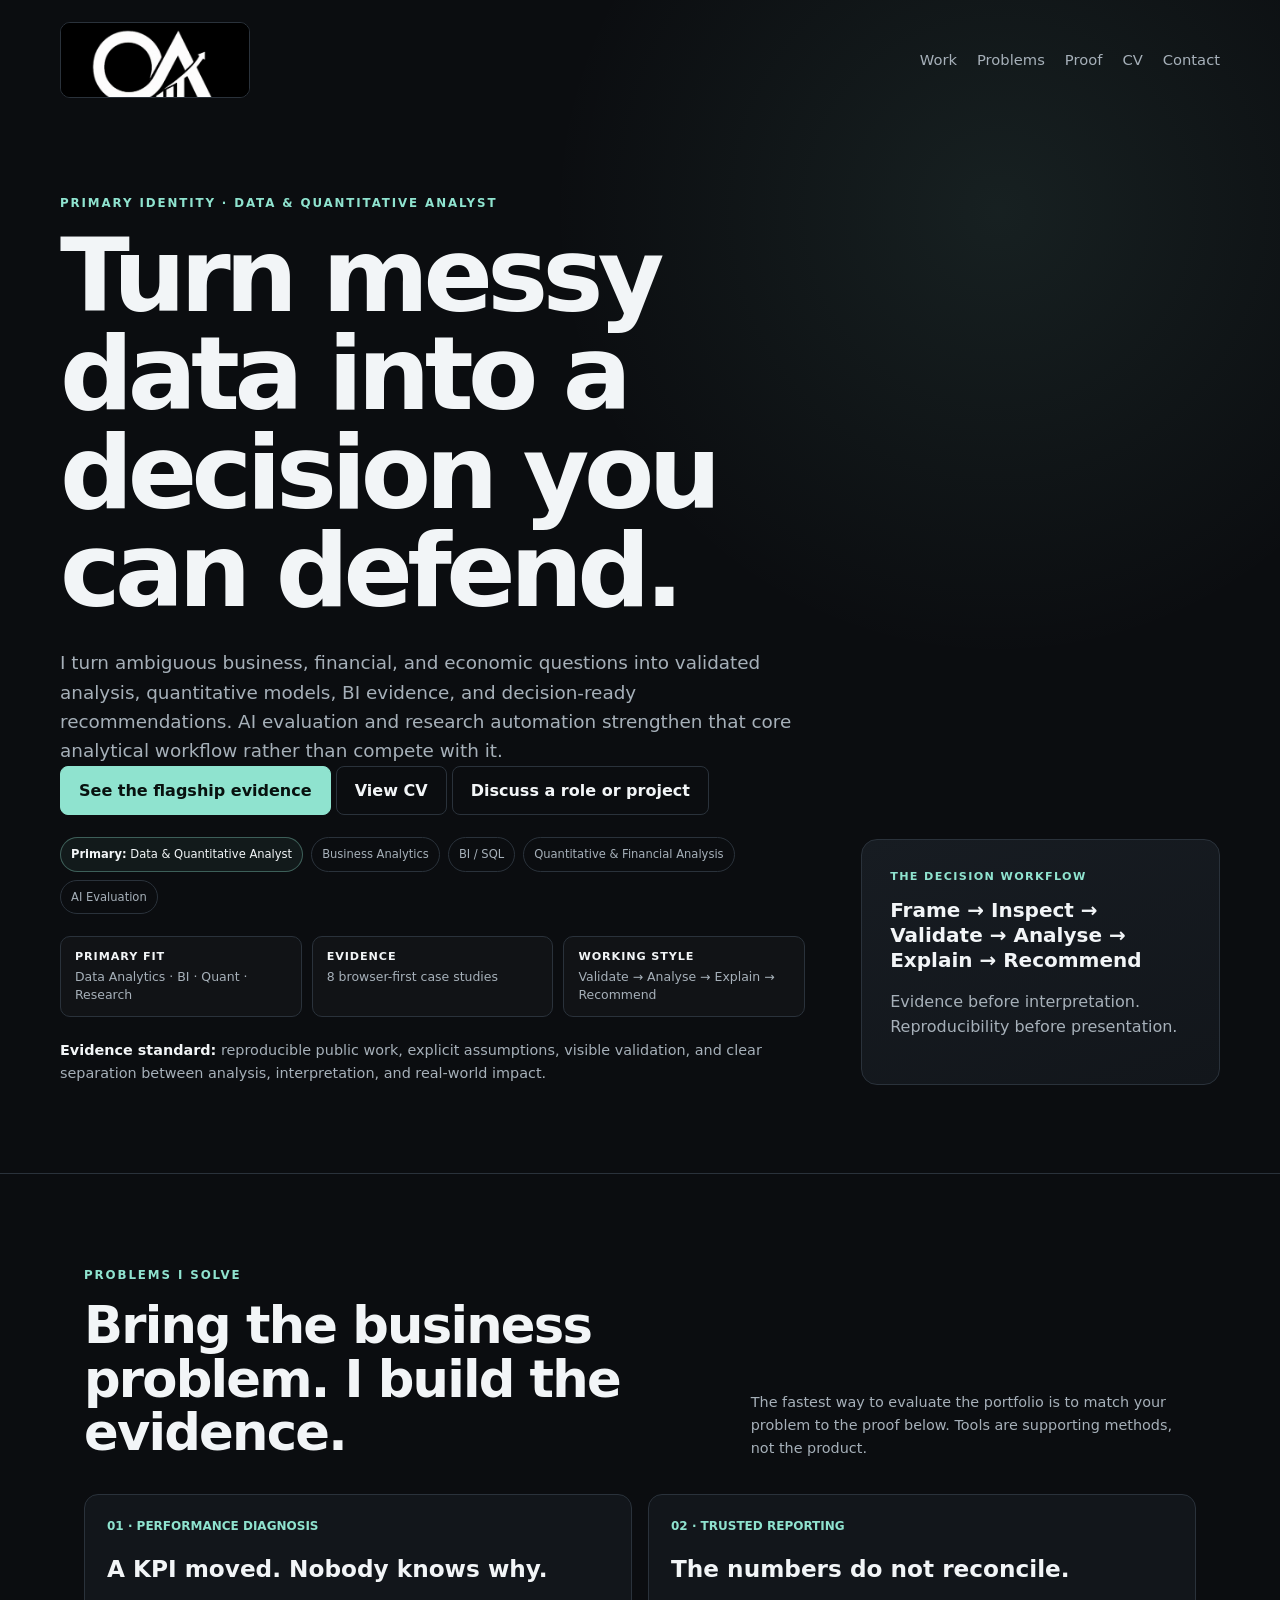
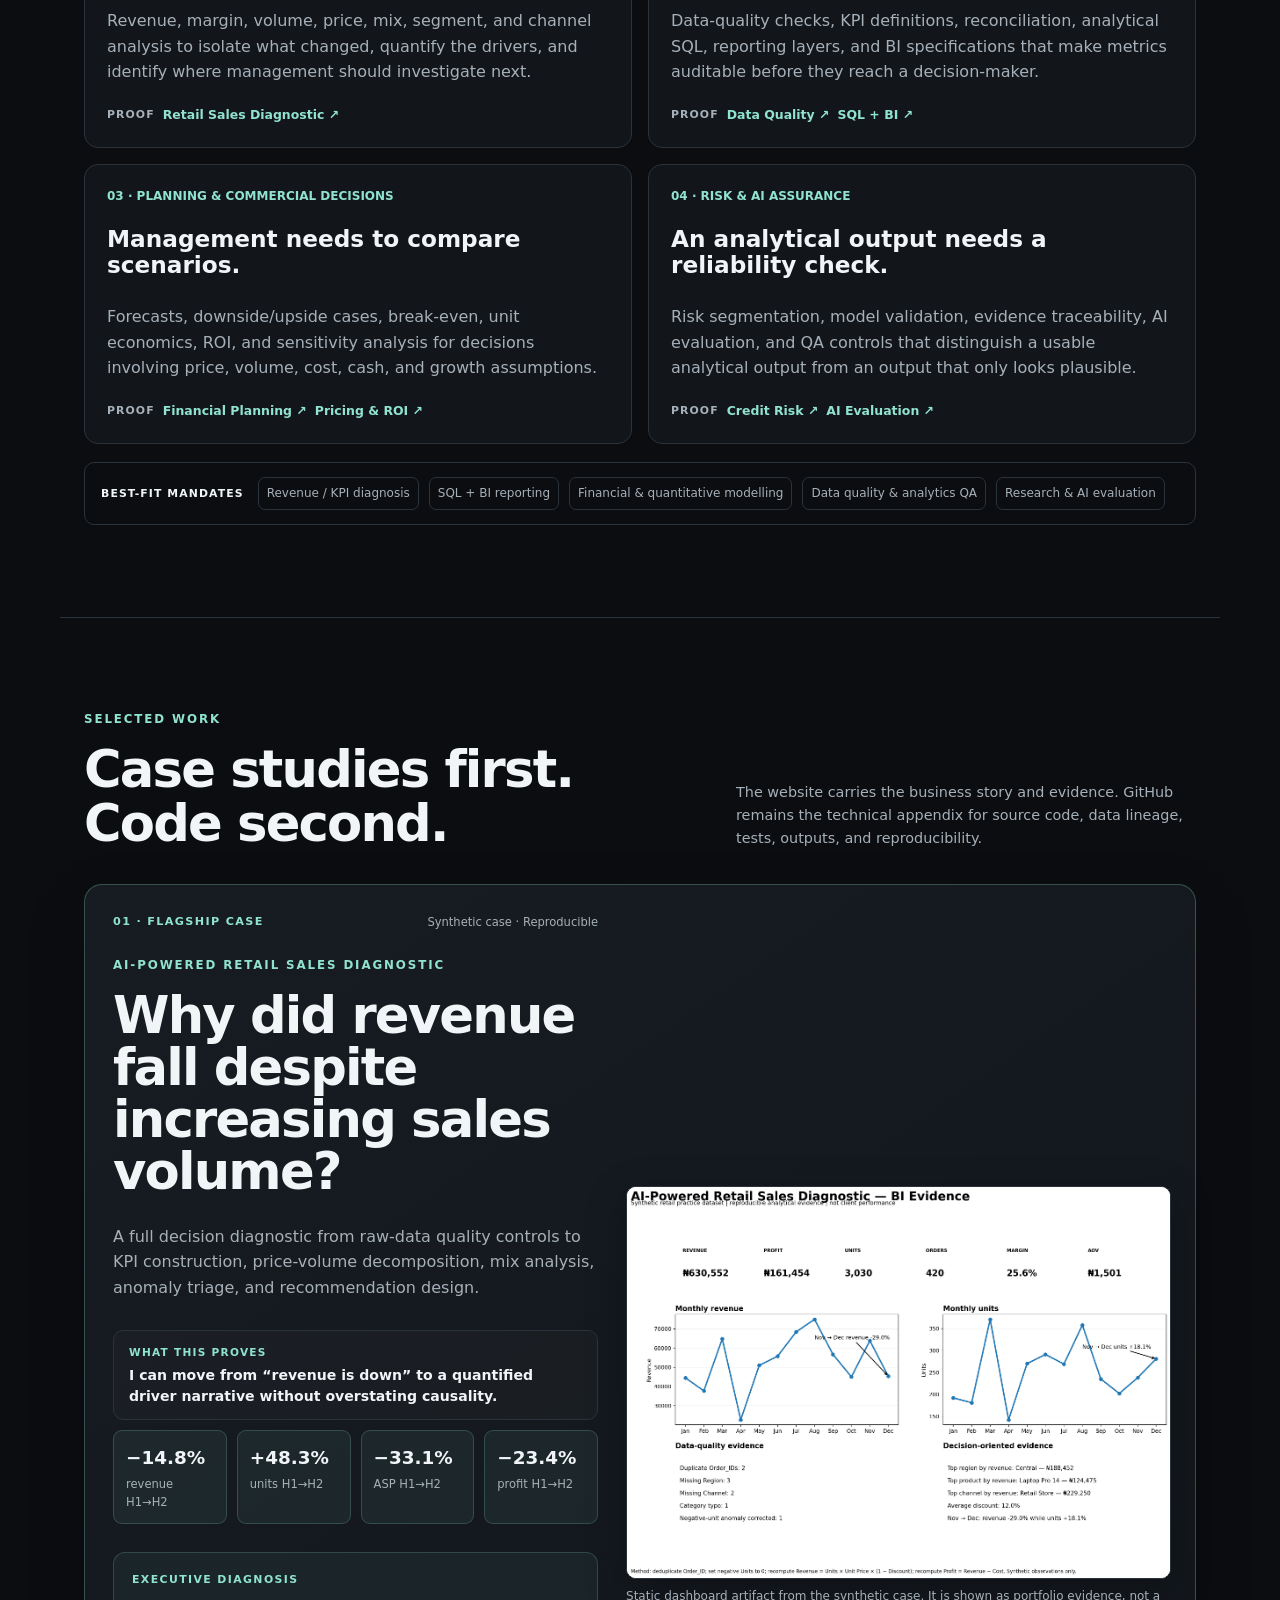
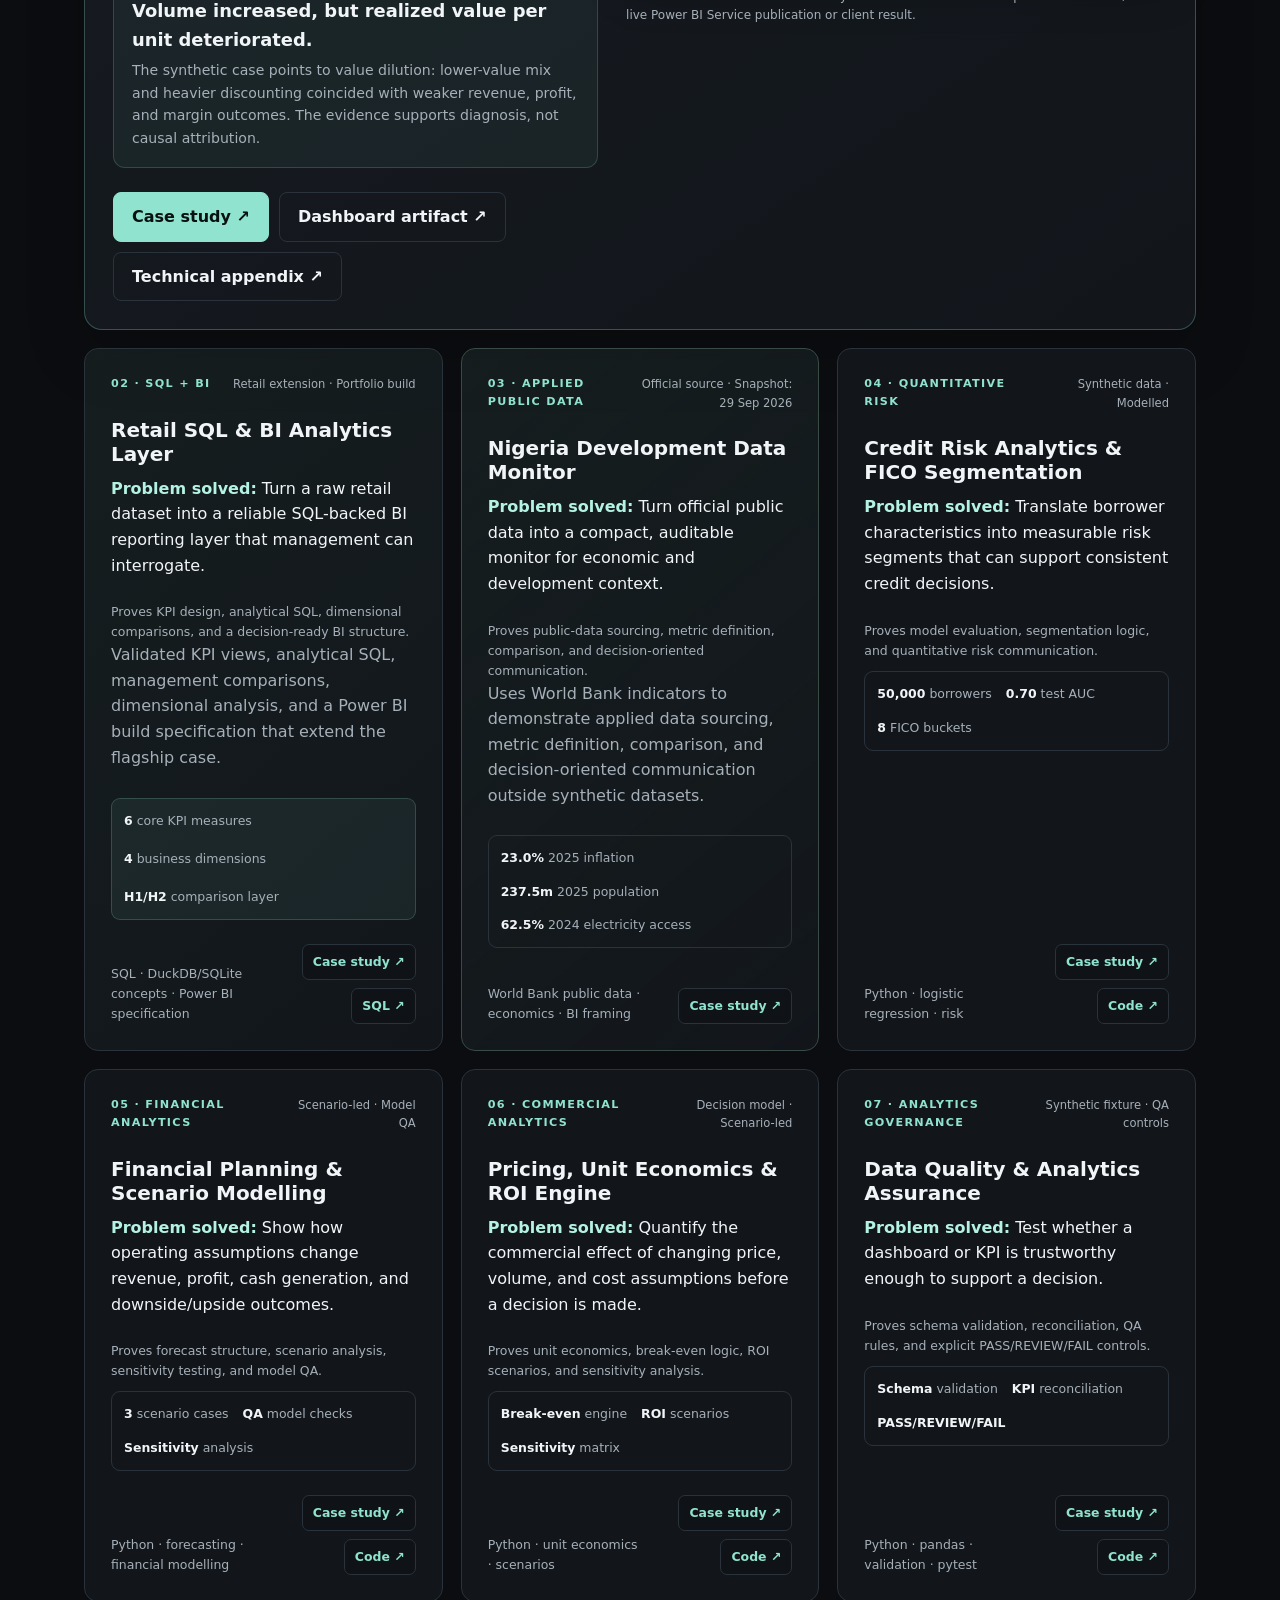
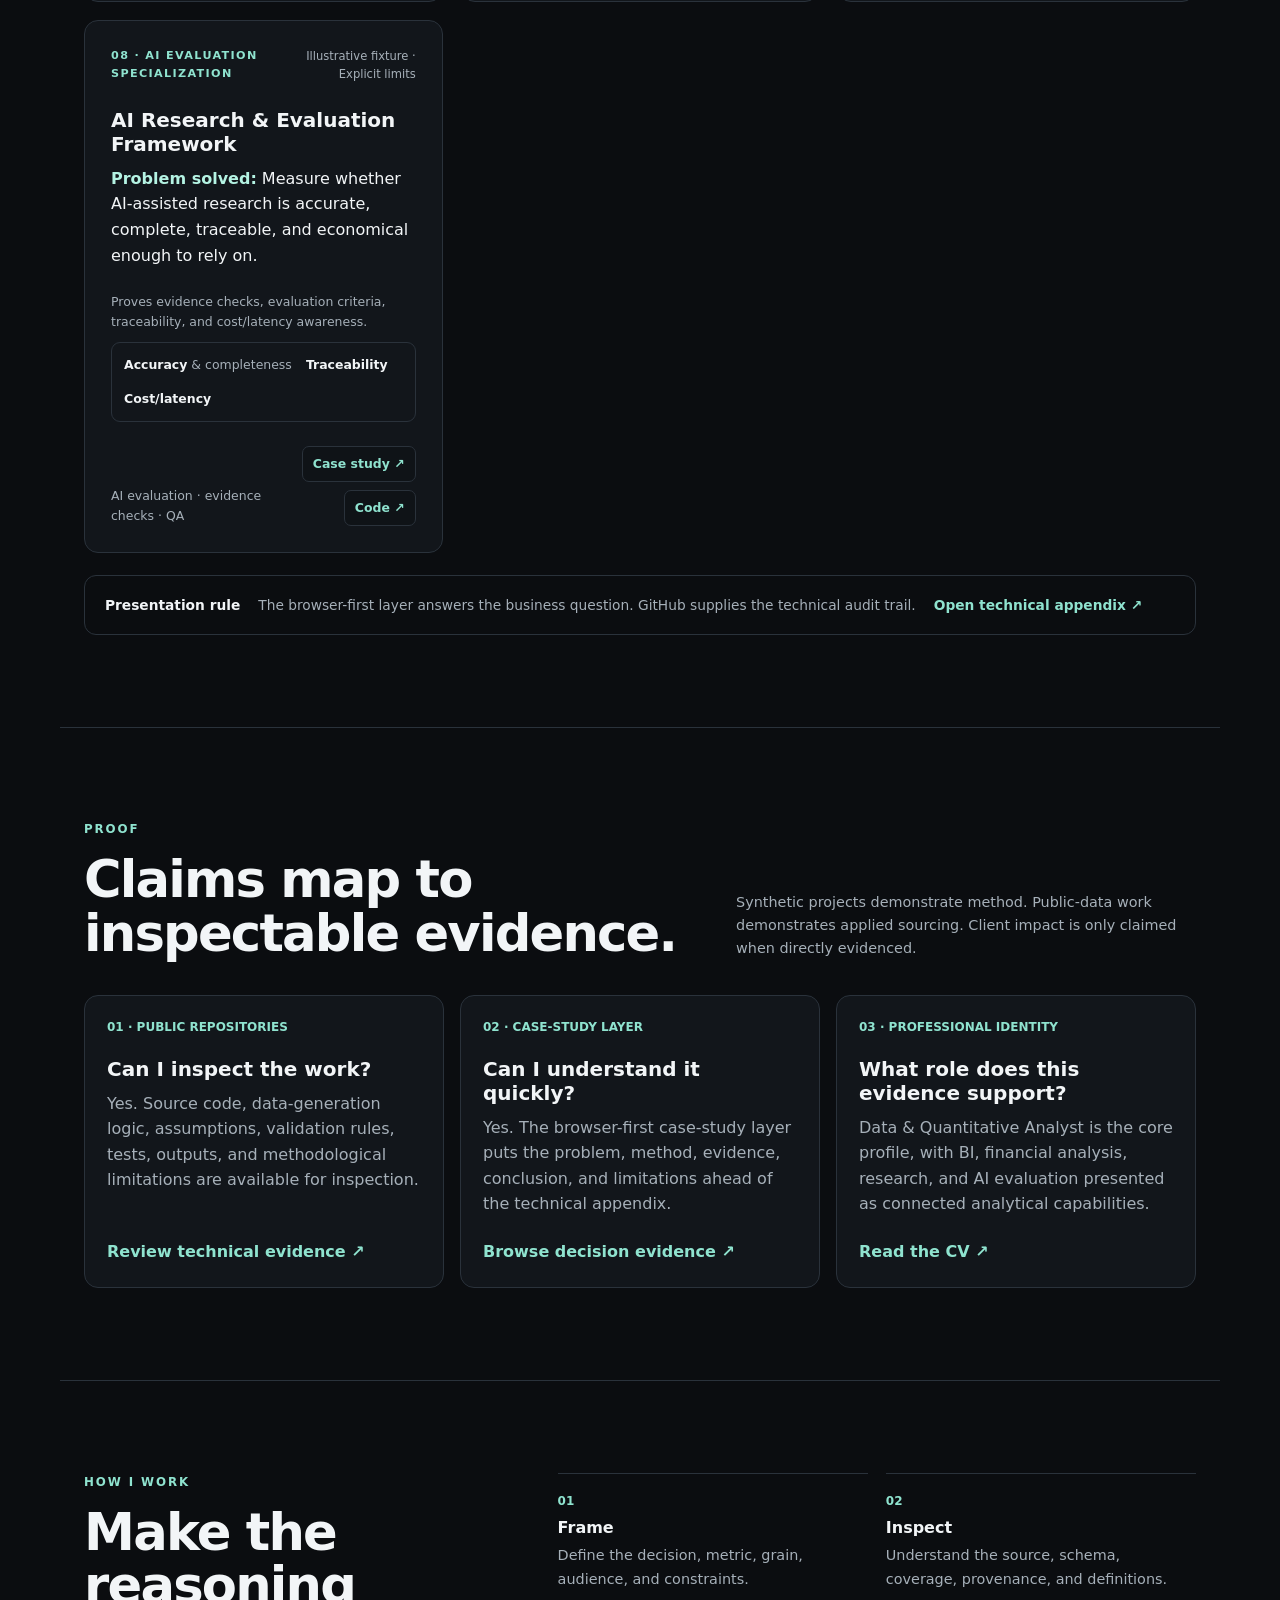
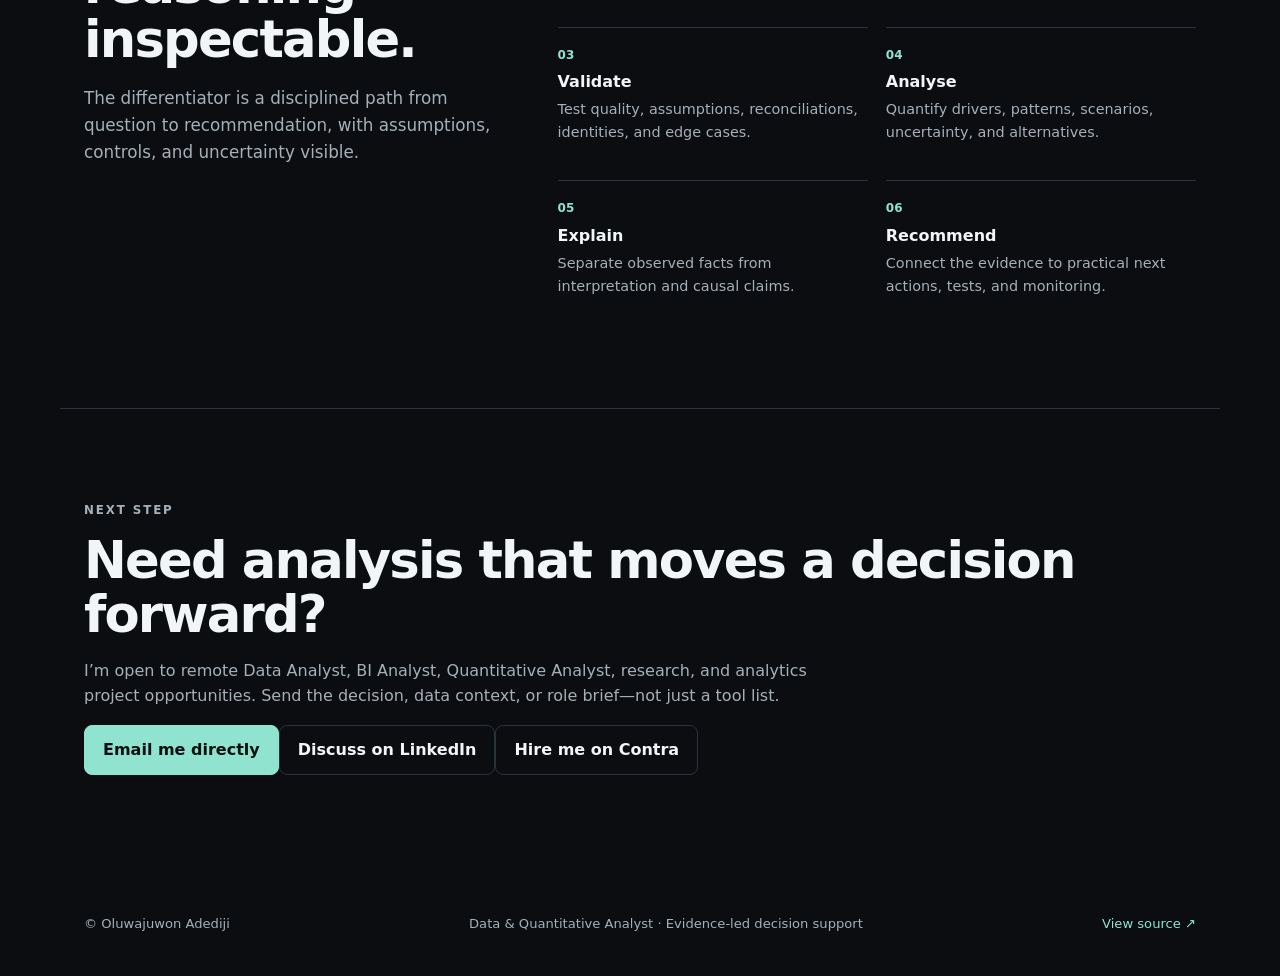
<file: docs/index.html>
<!doctype html>
<html lang="en">
<head>
  <meta charset="utf-8">
  <meta name="viewport" content="width=device-width, initial-scale=1">
  <meta name="description" content="Oluwajuwon Adediji is a Data & Quantitative Analyst who turns messy business, financial, and economic data into validated analysis and decision support.">
  <meta name="robots" content="index, follow">
  <meta name="theme-color" content="#0b0d10">
  <meta name="referrer" content="strict-origin-when-cross-origin">
  <meta http-equiv="Content-Security-Policy" content="default-src 'self'; base-uri 'self'; form-action 'self'; frame-ancestors 'none'; object-src 'none'; img-src 'self' data:; style-src 'self'; script-src 'self'; connect-src 'none'">
  <link rel="canonical" href="https://oluwajuwonade.vercel.app/">
  <meta property="og:type" content="website">
  <meta property="og:url" content="https://oluwajuwonade.vercel.app/">
  <meta property="og:title" content="Oluwajuwon Adediji | Data & Quantitative Analyst">
  <meta property="og:description" content="Evidence-led business analytics, quantitative modelling, financial analysis, BI, SQL, and AI evaluation workflows.">
  <meta name="twitter:card" content="summary">
  <meta name="twitter:title" content="Oluwajuwon Adediji | Data & Quantitative Analyst">
  <meta name="twitter:description" content="Evidence-led business analytics, quantitative modelling, financial analysis, BI, SQL, and AI evaluation workflows.">
  <link rel="icon" href="assets/favicon.ico" sizes="any">
  <link rel="icon" type="image/png" sizes="512x512" href="assets/favicon.png">
  <link rel="apple-touch-icon" href="assets/favicon.png">
  <title>Oluwajuwon Adediji | Data & Quantitative Analyst</title>
  <link rel="stylesheet" href="styles.css">
</head>
<body>
<a class="skip-link" href="#main-content">Skip to content</a>
<header class="hero">
  <nav class="nav" aria-label="Primary navigation">
    <a class="brand" href="./" aria-label="Oluwajuwon Adediji home"><img class="brand-full" src="assets/logo.png" alt="Oluwajuwon Adediji logo"><img class="brand-mark" src="assets/mark.png" alt=""></a>
    <div class="nav-links">
      <a href="#work">Work</a><a href="#capabilities">Problems</a><a href="#proof">Proof</a><a href="cv.html">CV</a><a href="#contact">Contact</a>
    </div>
  </nav>
  <div class="hero-grid">
    <div>
      <p class="eyebrow">PRIMARY IDENTITY · DATA &amp; QUANTITATIVE ANALYST</p>
      <h1>Turn messy data into a decision you can defend.</h1>
      <p class="hero-copy">I turn ambiguous business, financial, and economic questions into validated analysis, quantitative models, BI evidence, and decision-ready recommendations. AI evaluation and research automation strengthen that core analytical workflow rather than compete with it.</p>
      <div class="actions">
        <a class="button primary" href="#work">See the flagship evidence</a>
        <a class="button secondary" href="cv.html">View CV</a>
        <a class="button secondary" href="https://www.linkedin.com/in/oluwajuwonade" rel="me external">Discuss a role or project</a>
      </div>
      <div class="identity-strip" aria-label="Professional focus">
        <span><strong>Primary:</strong> Data &amp; Quantitative Analyst</span>
        <span>Business Analytics</span>
        <span>BI / SQL</span>
        <span>Quantitative &amp; Financial Analysis</span>
        <span>AI Evaluation</span>
      </div>
      <div class="scan-signals" aria-label="Recruiter and client scan"><span><strong>Primary fit</strong> Data Analytics · BI · Quant · Research</span><span><strong>Evidence</strong> 8 browser-first case studies</span><span><strong>Working style</strong> Validate → Analyse → Explain → Recommend</span></div><p class="proof-line"><strong>Evidence standard:</strong> reproducible public work, explicit assumptions, visible validation, and clear separation between analysis, interpretation, and real-world impact.</p>
    </div>
    <aside class="hero-card">
      <span>THE DECISION WORKFLOW</span>
      <strong>Frame → Inspect → Validate → Analyse → Explain → Recommend</strong>
      <p>Evidence before interpretation. Reproducibility before presentation.</p>
    </aside>
  </div>
</header>

<main id="main-content">
<section id="capabilities" class="section intro-section">
  <div class="section-heading section-heading-row">
    <div><p class="eyebrow">PROBLEMS I SOLVE</p><h2>Bring the business problem. I build the evidence.</h2></div>
    <p class="section-note">The fastest way to evaluate the portfolio is to match your problem to the proof below. Tools are supporting methods, not the product.</p>
  </div>
  <div class="capability-grid problem-grid">
    <article>
      <span class="card-number">01 · PERFORMANCE DIAGNOSIS</span>
      <h3>A KPI moved. Nobody knows why.</h3>
      <p>Revenue, margin, volume, price, mix, segment, and channel analysis to isolate what changed, quantify the drivers, and identify where management should investigate next.</p>
      <div class="proof-link"><span>Proof</span><a href="case-studies/retail-sales-diagnostic.html">Retail Sales Diagnostic ↗</a></div>
    </article>
    <article>
      <span class="card-number">02 · TRUSTED REPORTING</span>
      <h3>The numbers do not reconcile.</h3>
      <p>Data-quality checks, KPI definitions, reconciliation, analytical SQL, reporting layers, and BI specifications that make metrics auditable before they reach a decision-maker.</p>
      <div class="proof-link"><span>Proof</span><a href="case-studies/data-quality.html">Data Quality ↗</a><a href="case-studies/sql-bi-retail-analytics.html">SQL + BI ↗</a></div>
    </article>
    <article>
      <span class="card-number">03 · PLANNING &amp; COMMERCIAL DECISIONS</span>
      <h3>Management needs to compare scenarios.</h3>
      <p>Forecasts, downside/upside cases, break-even, unit economics, ROI, and sensitivity analysis for decisions involving price, volume, cost, cash, and growth assumptions.</p>
      <div class="proof-link"><span>Proof</span><a href="case-studies/financial-planning.html">Financial Planning ↗</a><a href="case-studies/pricing-roi.html">Pricing &amp; ROI ↗</a></div>
    </article>
    <article>
      <span class="card-number">04 · RISK &amp; AI ASSURANCE</span>
      <h3>An analytical output needs a reliability check.</h3>
      <p>Risk segmentation, model validation, evidence traceability, AI evaluation, and QA controls that distinguish a usable analytical output from an output that only looks plausible.</p>
      <div class="proof-link"><span>Proof</span><a href="case-studies/credit-risk.html">Credit Risk ↗</a><a href="case-studies/ai-research-evaluation.html">AI Evaluation ↗</a></div>
    </article>
  </div>
  <div class="fit-strip">
    <strong>BEST-FIT MANDATES</strong>
    <span>Revenue / KPI diagnosis</span><span>SQL + BI reporting</span><span>Financial &amp; quantitative modelling</span><span>Data quality &amp; analytics QA</span><span>Research &amp; AI evaluation</span>
  </div>
</section>

<section id="work" class="section work-section">
  <div class="section-heading section-heading-row">
    <div><p class="eyebrow">SELECTED WORK</p><h2>Case studies first. Code second.</h2></div>
    <p class="section-note">The website carries the business story and evidence. GitHub remains the technical appendix for source code, data lineage, tests, outputs, and reproducibility.</p>
  </div>

  <article class="flagship-card">
    <div class="flagship-copy">
      <div class="project-meta"><span>01 · FLAGSHIP CASE</span><span class="evidence">Synthetic case · Reproducible</span></div>
      <p class="eyebrow">AI-POWERED RETAIL SALES DIAGNOSTIC</p>
      <h3>Why did revenue fall despite increasing sales volume?</h3>
      <p class="flagship-lede">A full decision diagnostic from raw-data quality controls to KPI construction, price-volume decomposition, mix analysis, anomaly triage, and recommendation design.</p><div class="scan-outcome"><span>WHAT THIS PROVES</span><strong>I can move from “revenue is down” to a quantified driver narrative without overstating causality.</strong></div>
      <div class="metric-grid">
        <div><strong>−14.8%</strong><span>revenue H1→H2</span></div>
        <div><strong>+48.3%</strong><span>units H1→H2</span></div>
        <div><strong>−33.1%</strong><span>ASP H1→H2</span></div>
        <div><strong>−23.4%</strong><span>profit H1→H2</span></div>
      </div>
      <div class="takeaway">
        <span class="takeaway-label">EXECUTIVE DIAGNOSIS</span>
        <strong>Volume increased, but realized value per unit deteriorated.</strong>
        <p>The synthetic case points to value dilution: lower-value mix and heavier discounting coincided with weaker revenue, profit, and margin outcomes. The evidence supports diagnosis, not causal attribution.</p>
      </div>
      <div class="evidence-path" aria-label="Retail flagship evidence">
        <a class="button primary" href="case-studies/retail-sales-diagnostic.html">Case study ↗</a>
        <a class="button secondary" href="assets/retail-bi-evidence.png">Dashboard artifact ↗</a>
        <a class="button secondary" href="https://github.com/oluwajuwonade/AI-Powered-Retail-Sales-Diagnostic" rel="external">Technical appendix ↗</a>
      </div>
    </div>
    <div class="flagship-visual">
      <figure class="evidence-figure flagship-figure"><img src="assets/retail-bi-evidence.png" alt="Retail sales BI evidence dashboard showing KPI cards, monthly trends, data quality findings and decision findings"><figcaption>Static dashboard artifact from the synthetic case. It is shown as portfolio evidence, not a live Power BI Service publication or client result.</figcaption></figure>
    </div>
  </article>

  <div class="project-grid supporting-projects">
    <article class="project-card highlight">
      <div class="project-meta"><span>02 · SQL + BI</span><span class="evidence">Retail extension · Portfolio build</span></div>
      <h3>Retail SQL &amp; BI Analytics Layer</h3>
      <p class="question"><strong>Problem solved:</strong> Turn a raw retail dataset into a reliable SQL-backed BI reporting layer that management can interrogate.</p><p class="proof-summary">Proves KPI design, analytical SQL, dimensional comparisons, and a decision-ready BI structure.</p>
      <p>Validated KPI views, analytical SQL, management comparisons, dimensional analysis, and a Power BI build specification that extend the flagship case.</p>
      <div class="metric-strip"><span><strong>6</strong> core KPI measures</span><span><strong>4</strong> business dimensions</span><span><strong>H1/H2</strong> comparison layer</span></div>
      <div class="card-footer"><span>SQL · DuckDB/SQLite concepts · Power BI specification</span><span class="button-row"><a class="mini-button" href="case-studies/sql-bi-retail-analytics.html">Case study ↗</a><a class="mini-button" href="sql-bi/retail_diagnostic.sql">SQL ↗</a></span></div>
    </article>

    <article class="project-card highlight public-data">
      <div class="project-meta"><span>03 · APPLIED PUBLIC DATA</span><span class="evidence">Official source · Snapshot: 29 Sep 2026</span></div>
      <h3>Nigeria Development Data Monitor</h3>
      <p class="question"><strong>Problem solved:</strong> Turn official public data into a compact, auditable monitor for economic and development context.</p><p class="proof-summary">Proves public-data sourcing, metric definition, comparison, and decision-oriented communication.</p>
      <p>Uses World Bank indicators to demonstrate applied data sourcing, metric definition, comparison, and decision-oriented communication outside synthetic datasets.</p>
      <div class="mini-metrics"><span><strong>23.0%</strong> 2025 inflation</span><span><strong>237.5m</strong> 2025 population</span><span><strong>62.5%</strong> 2024 electricity access</span></div>
      <div class="card-footer"><span>World Bank public data · economics · BI framing</span><span class="button-row"><a class="mini-button" href="case-studies/nigeria-public-data.html">Case study ↗</a></span></div>
    </article>

<article class="project-card">
      <div class="project-meta"><span>04 · QUANTITATIVE RISK</span><span class="evidence">Synthetic data · Modelled</span></div>
      <h3>Credit Risk Analytics &amp; FICO Segmentation</h3>
      <p class="question"><strong>Problem solved:</strong> Translate borrower characteristics into measurable risk segments that can support consistent credit decisions.</p><p class="proof-summary">Proves model evaluation, segmentation logic, and quantitative risk communication.</p>
      <div class="mini-metrics"><span><strong>50,000</strong> borrowers</span><span><strong>0.70</strong> test AUC</span><span><strong>8</strong> FICO buckets</span></div>
      <div class="card-footer"><span>Python · logistic regression · risk</span><span class="button-row"><a class="mini-button" href="case-studies/credit-risk.html">Case study ↗</a><a class="mini-button" href="https://github.com/oluwajuwonade/credit-risk-fico-segmentation" rel="external">Code ↗</a></span></div>
    </article>

    <article class="project-card">
      <div class="project-meta"><span>05 · FINANCIAL ANALYTICS</span><span class="evidence">Scenario-led · Model QA</span></div>
      <h3>Financial Planning &amp; Scenario Modelling</h3>
      <p class="question"><strong>Problem solved:</strong> Show how operating assumptions change revenue, profit, cash generation, and downside/upside outcomes.</p><p class="proof-summary">Proves forecast structure, scenario analysis, sensitivity testing, and model QA.</p>
      <div class="mini-metrics"><span><strong>3</strong> scenario cases</span><span><strong>QA</strong> model checks</span><span><strong>Sensitivity</strong> analysis</span></div>
      <div class="card-footer"><span>Python · forecasting · financial modelling</span><span class="button-row"><a class="mini-button" href="case-studies/financial-planning.html">Case study ↗</a><a class="mini-button" href="https://github.com/oluwajuwonade/financial-modelling-starter-system" rel="external">Code ↗</a></span></div>
    </article>

    <article class="project-card">
      <div class="project-meta"><span>06 · COMMERCIAL ANALYTICS</span><span class="evidence">Decision model · Scenario-led</span></div>
      <h3>Pricing, Unit Economics &amp; ROI Engine</h3>
      <p class="question"><strong>Problem solved:</strong> Quantify the commercial effect of changing price, volume, and cost assumptions before a decision is made.</p><p class="proof-summary">Proves unit economics, break-even logic, ROI scenarios, and sensitivity analysis.</p>
      <div class="mini-metrics"><span><strong>Break-even</strong> engine</span><span><strong>ROI</strong> scenarios</span><span><strong>Sensitivity</strong> matrix</span></div>
      <div class="card-footer"><span>Python · unit economics · scenarios</span><span class="button-row"><a class="mini-button" href="case-studies/pricing-roi.html">Case study ↗</a><a class="mini-button" href="https://github.com/oluwajuwonade/pricing-roi-analytics-engine" rel="external">Code ↗</a></span></div>
    </article>

    <article class="project-card">
      <div class="project-meta"><span>07 · ANALYTICS GOVERNANCE</span><span class="evidence">Synthetic fixture · QA controls</span></div>
      <h3>Data Quality &amp; Analytics Assurance</h3>
      <p class="question"><strong>Problem solved:</strong> Test whether a dashboard or KPI is trustworthy enough to support a decision.</p><p class="proof-summary">Proves schema validation, reconciliation, QA rules, and explicit PASS/REVIEW/FAIL controls.</p>
      <div class="mini-metrics"><span><strong>Schema</strong> validation</span><span><strong>KPI</strong> reconciliation</span><span><strong>PASS/REVIEW/FAIL</strong></span></div>
      <div class="card-footer"><span>Python · pandas · validation · pytest</span><span class="button-row"><a class="mini-button" href="case-studies/data-quality.html">Case study ↗</a><a class="mini-button" href="https://github.com/oluwajuwonade/data-quality-audit-toolkit" rel="external">Code ↗</a></span></div>
    </article>

    <article class="project-card">
      <div class="project-meta"><span>08 · AI EVALUATION SPECIALIZATION</span><span class="evidence">Illustrative fixture · Explicit limits</span></div>
      <h3>AI Research &amp; Evaluation Framework</h3>
      <p class="question"><strong>Problem solved:</strong> Measure whether AI-assisted research is accurate, complete, traceable, and economical enough to rely on.</p><p class="proof-summary">Proves evidence checks, evaluation criteria, traceability, and cost/latency awareness.</p>
      <div class="mini-metrics"><span><strong>Accuracy</strong> &amp; completeness</span><span><strong>Traceability</strong></span><span><strong>Cost/latency</strong></span></div>
      <div class="card-footer"><span>AI evaluation · evidence checks · QA</span><span class="button-row"><a class="mini-button" href="case-studies/ai-research-evaluation.html">Case study ↗</a><a class="mini-button" href="https://github.com/oluwajuwonade/ai-research-evaluation-system" rel="external">Code ↗</a></span></div>
    </article>

    
  </div>

  <div class="evidence-banner"><strong>Presentation rule</strong><span>The browser-first layer answers the business question. GitHub supplies the technical audit trail.</span><a href="https://github.com/oluwajuwonade" rel="external">Open technical appendix ↗</a></div>
</section>

<section id="proof" class="section proof-section">
  <div class="section-heading section-heading-row">
    <div><p class="eyebrow">PROOF</p><h2>Claims map to inspectable evidence.</h2></div>
    <p class="section-note">Synthetic projects demonstrate method. Public-data work demonstrates applied sourcing. Client impact is only claimed when directly evidenced.</p>
  </div>
  <div class="proof-grid">
    <article class="proof-card"><span class="card-number">01 · PUBLIC REPOSITORIES</span><h3>Can I inspect the work?</h3><p>Yes. Source code, data-generation logic, assumptions, validation rules, tests, outputs, and methodological limitations are available for inspection.</p><a href="https://github.com/oluwajuwonade" rel="external">Review technical evidence ↗</a></article>
    <article class="proof-card"><span class="card-number">02 · CASE-STUDY LAYER</span><h3>Can I understand it quickly?</h3><p>Yes. The browser-first case-study layer puts the problem, method, evidence, conclusion, and limitations ahead of the technical appendix.</p><a href="#work">Browse decision evidence ↗</a></article>
    <article class="proof-card"><span class="card-number">03 · PROFESSIONAL IDENTITY</span><h3>What role does this evidence support?</h3><p>Data &amp; Quantitative Analyst is the core profile, with BI, financial analysis, research, and AI evaluation presented as connected analytical capabilities.</p><a href="cv.html">Read the CV ↗</a></article>
  </div>
</section>

<section id="method" class="section method">
  <div><p class="eyebrow">HOW I WORK</p><h2>Make the reasoning inspectable.</h2><p class="section-lede">The differentiator is a disciplined path from question to recommendation, with assumptions, controls, and uncertainty visible.</p></div>
  <ol class="steps">
    <li><span>01</span><strong>Frame</strong><p>Define the decision, metric, grain, audience, and constraints.</p></li>
    <li><span>02</span><strong>Inspect</strong><p>Understand the source, schema, coverage, provenance, and definitions.</p></li>
    <li><span>03</span><strong>Validate</strong><p>Test quality, assumptions, reconciliations, identities, and edge cases.</p></li>
    <li><span>04</span><strong>Analyse</strong><p>Quantify drivers, patterns, scenarios, uncertainty, and alternatives.</p></li>
    <li><span>05</span><strong>Explain</strong><p>Separate observed facts from interpretation and causal claims.</p></li>
    <li><span>06</span><strong>Recommend</strong><p>Connect the evidence to practical next actions, tests, and monitoring.</p></li>
  </ol>
</section>

<section id="contact" class="section contact">
  <p class="eyebrow">NEXT STEP</p>
  <h2>Need analysis that moves a decision forward?</h2>
  <p>I’m open to remote Data Analyst, BI Analyst, Quantitative Analyst, research, and analytics project opportunities. Send the decision, data context, or role brief—not just a tool list.</p>
  <div class="actions"><a class="button primary" href="mailto:oluwajuwonade@outlook.com">Email me directly</a><a class="button secondary" href="https://www.linkedin.com/in/oluwajuwonade" rel="me external">Discuss on LinkedIn</a><a class="button secondary" href="https://contra.com/oluwajuwonade" rel="external">Hire me on Contra</a></div>
</section>
</main>
<footer><span>© Oluwajuwon Adediji</span><span>Data &amp; Quantitative Analyst · Evidence-led decision support</span><a href="https://github.com/oluwajuwonade/oluwajuwonade.github.io/tree/main/docs" rel="external">View source ↗</a></footer>
</body>
</html>
</file>
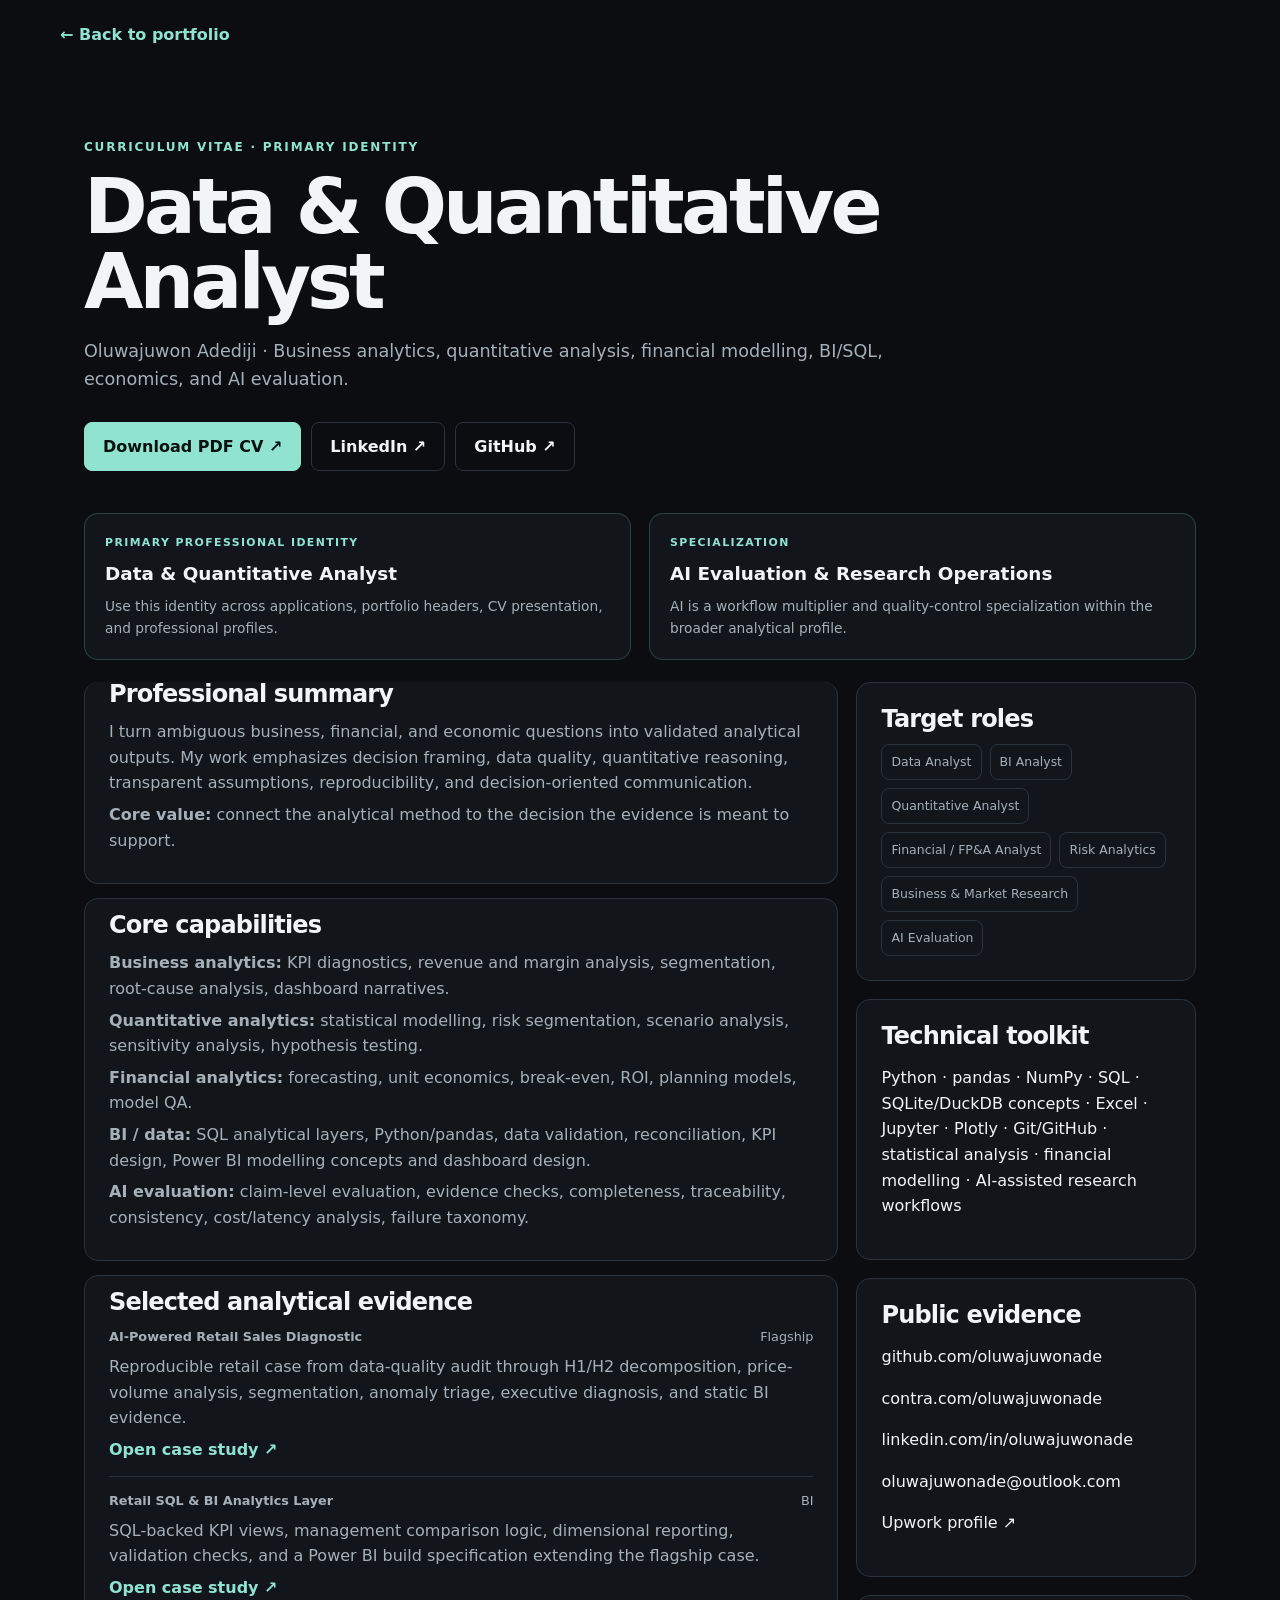
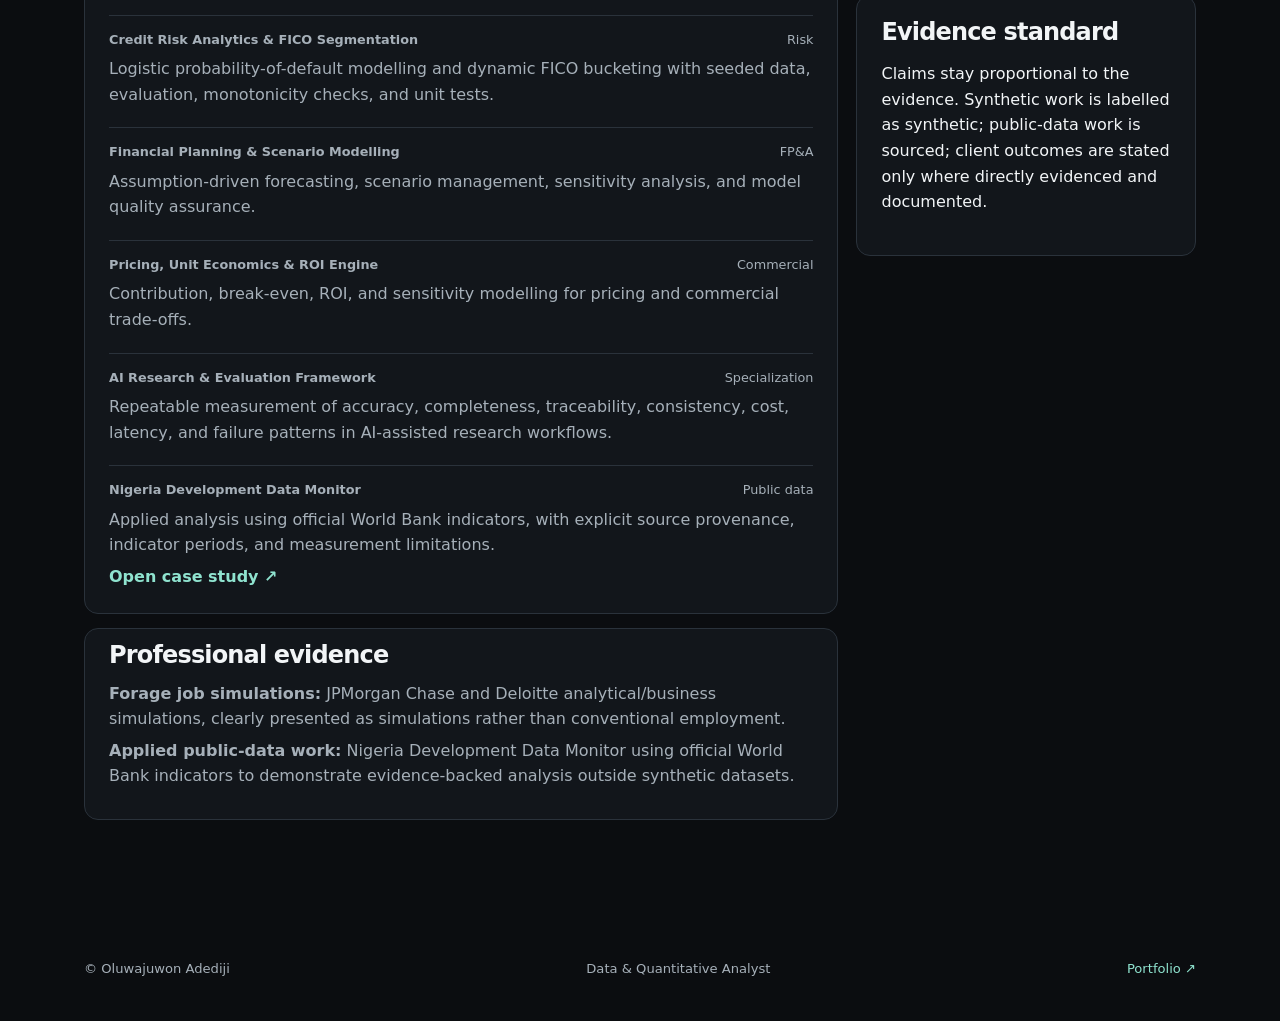
<file: docs/cv.html>
<!doctype html>
<html lang="en"><head>
<meta charset="utf-8"><meta name="viewport" content="width=device-width, initial-scale=1">
<meta name="description" content="CV of Oluwajuwon Adediji, Data & Quantitative Analyst.">
<meta name="robots" content="index, follow"><meta name="theme-color" content="#0b0d10">
<link rel="canonical" href="https://oluwajuwonade.vercel.app/cv.html">
<title>CV | Oluwajuwon Adediji | Data & Quantitative Analyst</title><link rel="stylesheet" href="styles.css">
</head><body>
<header class="case-hero"><nav class="case-nav"><a class="back" href="./">← Back to portfolio</a></nav></header>
<main class="case-main">
<p class="case-kicker">CURRICULUM VITAE · PRIMARY IDENTITY</p>
<h1 class="case-title">Data &amp; Quantitative Analyst</h1>
<p class="case-lede">Oluwajuwon Adediji · Business analytics, quantitative analysis, financial modelling, BI/SQL, economics, and AI evaluation.</p>
<div class="case-actions"><a class="button primary" href="assets/oluwajuwon-adediji-cv.pdf">Download PDF CV ↗</a><a class="button secondary" href="https://www.linkedin.com/in/oluwajuwonade" rel="me external">LinkedIn ↗</a><a class="button secondary" href="https://github.com/oluwajuwonade" rel="external">GitHub ↗</a></div>

<div class="cv-identity">
  <div><span class="identity-label">PRIMARY PROFESSIONAL IDENTITY</span><strong>Data &amp; Quantitative Analyst</strong><p>Use this identity across applications, portfolio headers, CV presentation, and professional profiles.</p></div>
  <div><span class="identity-label">SPECIALIZATION</span><strong>AI Evaluation &amp; Research Operations</strong><p>AI is a workflow multiplier and quality-control specialization within the broader analytical profile.</p></div>
</div>

<div class="cv-grid">
<section class="cv-list">
<article class="cv-section"><h2>Professional summary</h2><p>I turn ambiguous business, financial, and economic questions into validated analytical outputs. My work emphasizes decision framing, data quality, quantitative reasoning, transparent assumptions, reproducibility, and decision-oriented communication.</p><p><strong>Core value:</strong> connect the analytical method to the decision the evidence is meant to support.</p></article>

<article class="cv-section"><h2>Core capabilities</h2>
<p><strong>Business analytics:</strong> KPI diagnostics, revenue and margin analysis, segmentation, root-cause analysis, dashboard narratives.</p>
<p><strong>Quantitative analytics:</strong> statistical modelling, risk segmentation, scenario analysis, sensitivity analysis, hypothesis testing.</p>
<p><strong>Financial analytics:</strong> forecasting, unit economics, break-even, ROI, planning models, model QA.</p>
<p><strong>BI / data:</strong> SQL analytical layers, Python/pandas, data validation, reconciliation, KPI design, Power BI modelling concepts and dashboard design.</p>
<p><strong>AI evaluation:</strong> claim-level evaluation, evidence checks, completeness, traceability, consistency, cost/latency analysis, failure taxonomy.</p>
</article>

<article class="cv-section"><h2>Selected analytical evidence</h2>
<div class="cv-list">
<article><div class="cv-meta"><strong>AI-Powered Retail Sales Diagnostic</strong><span>Flagship</span></div><p>Reproducible retail case from data-quality audit through H1/H2 decomposition, price-volume analysis, segmentation, anomaly triage, executive diagnosis, and static BI evidence.</p><a class="text-link" href="case-studies/retail-sales-diagnostic.html">Open case study ↗</a></article>
<article><div class="cv-meta"><strong>Retail SQL &amp; BI Analytics Layer</strong><span>BI</span></div><p>SQL-backed KPI views, management comparison logic, dimensional reporting, validation checks, and a Power BI build specification extending the flagship case.</p><a class="text-link" href="case-studies/sql-bi-retail-analytics.html">Open case study ↗</a></article>
<article><div class="cv-meta"><strong>Credit Risk Analytics &amp; FICO Segmentation</strong><span>Risk</span></div><p>Logistic probability-of-default modelling and dynamic FICO bucketing with seeded data, evaluation, monotonicity checks, and unit tests.</p></article>
<article><div class="cv-meta"><strong>Financial Planning &amp; Scenario Modelling</strong><span>FP&amp;A</span></div><p>Assumption-driven forecasting, scenario management, sensitivity analysis, and model quality assurance.</p></article>
<article><div class="cv-meta"><strong>Pricing, Unit Economics &amp; ROI Engine</strong><span>Commercial</span></div><p>Contribution, break-even, ROI, and sensitivity modelling for pricing and commercial trade-offs.</p></article>
<article><div class="cv-meta"><strong>AI Research &amp; Evaluation Framework</strong><span>Specialization</span></div><p>Repeatable measurement of accuracy, completeness, traceability, consistency, cost, latency, and failure patterns in AI-assisted research workflows.</p></article>
<article><div class="cv-meta"><strong>Nigeria Development Data Monitor</strong><span>Public data</span></div><p>Applied analysis using official World Bank indicators, with explicit source provenance, indicator periods, and measurement limitations.</p><a class="text-link" href="case-studies/nigeria-public-data.html">Open case study ↗</a></article>
</div></article>

<article class="cv-section"><h2>Professional evidence</h2><p><strong>Forage job simulations:</strong> JPMorgan Chase and Deloitte analytical/business simulations, clearly presented as simulations rather than conventional employment.</p><p><strong>Applied public-data work:</strong> Nigeria Development Data Monitor using official World Bank indicators to demonstrate evidence-backed analysis outside synthetic datasets.</p></article>
</section>

<aside class="cv-side">
<article class="cv-section"><h2>Target roles</h2><div class="role-tags"><span>Data Analyst</span><span>BI Analyst</span><span>Quantitative Analyst</span><span>Financial / FP&amp;A Analyst</span><span>Risk Analytics</span><span>Business &amp; Market Research</span><span>AI Evaluation</span></div></article>
<article class="cv-section"><h2>Technical toolkit</h2><p>Python · pandas · NumPy · SQL · SQLite/DuckDB concepts · Excel · Jupyter · Plotly · Git/GitHub · statistical analysis · financial modelling · AI-assisted research workflows</p></article>
<article class="cv-section"><h2>Public evidence</h2><p><a href="https://github.com/oluwajuwonade" rel="external">github.com/oluwajuwonade</a></p><p><a href="https://contra.com/oluwajuwonade" rel="external">contra.com/oluwajuwonade</a></p><p><a href="https://www.linkedin.com/in/oluwajuwonade" rel="me external">linkedin.com/in/oluwajuwonade</a></p><p><a href="mailto:oluwajuwonade@outlook.com">oluwajuwonade@outlook.com</a></p><p><a href="https://www.upwork.com/freelancers/~01ae1602f502222784" rel="external">Upwork profile ↗</a></p></article>
<article class="cv-section"><h2>Evidence standard</h2><p>Claims stay proportional to the evidence. Synthetic work is labelled as synthetic; public-data work is sourced; client outcomes are stated only where directly evidenced and documented.</p></article>
</aside>
</div>
</main>
<footer><span>© Oluwajuwon Adediji</span><span>Data &amp; Quantitative Analyst</span><a href="./">Portfolio ↗</a></footer>
</body></html>
</file>
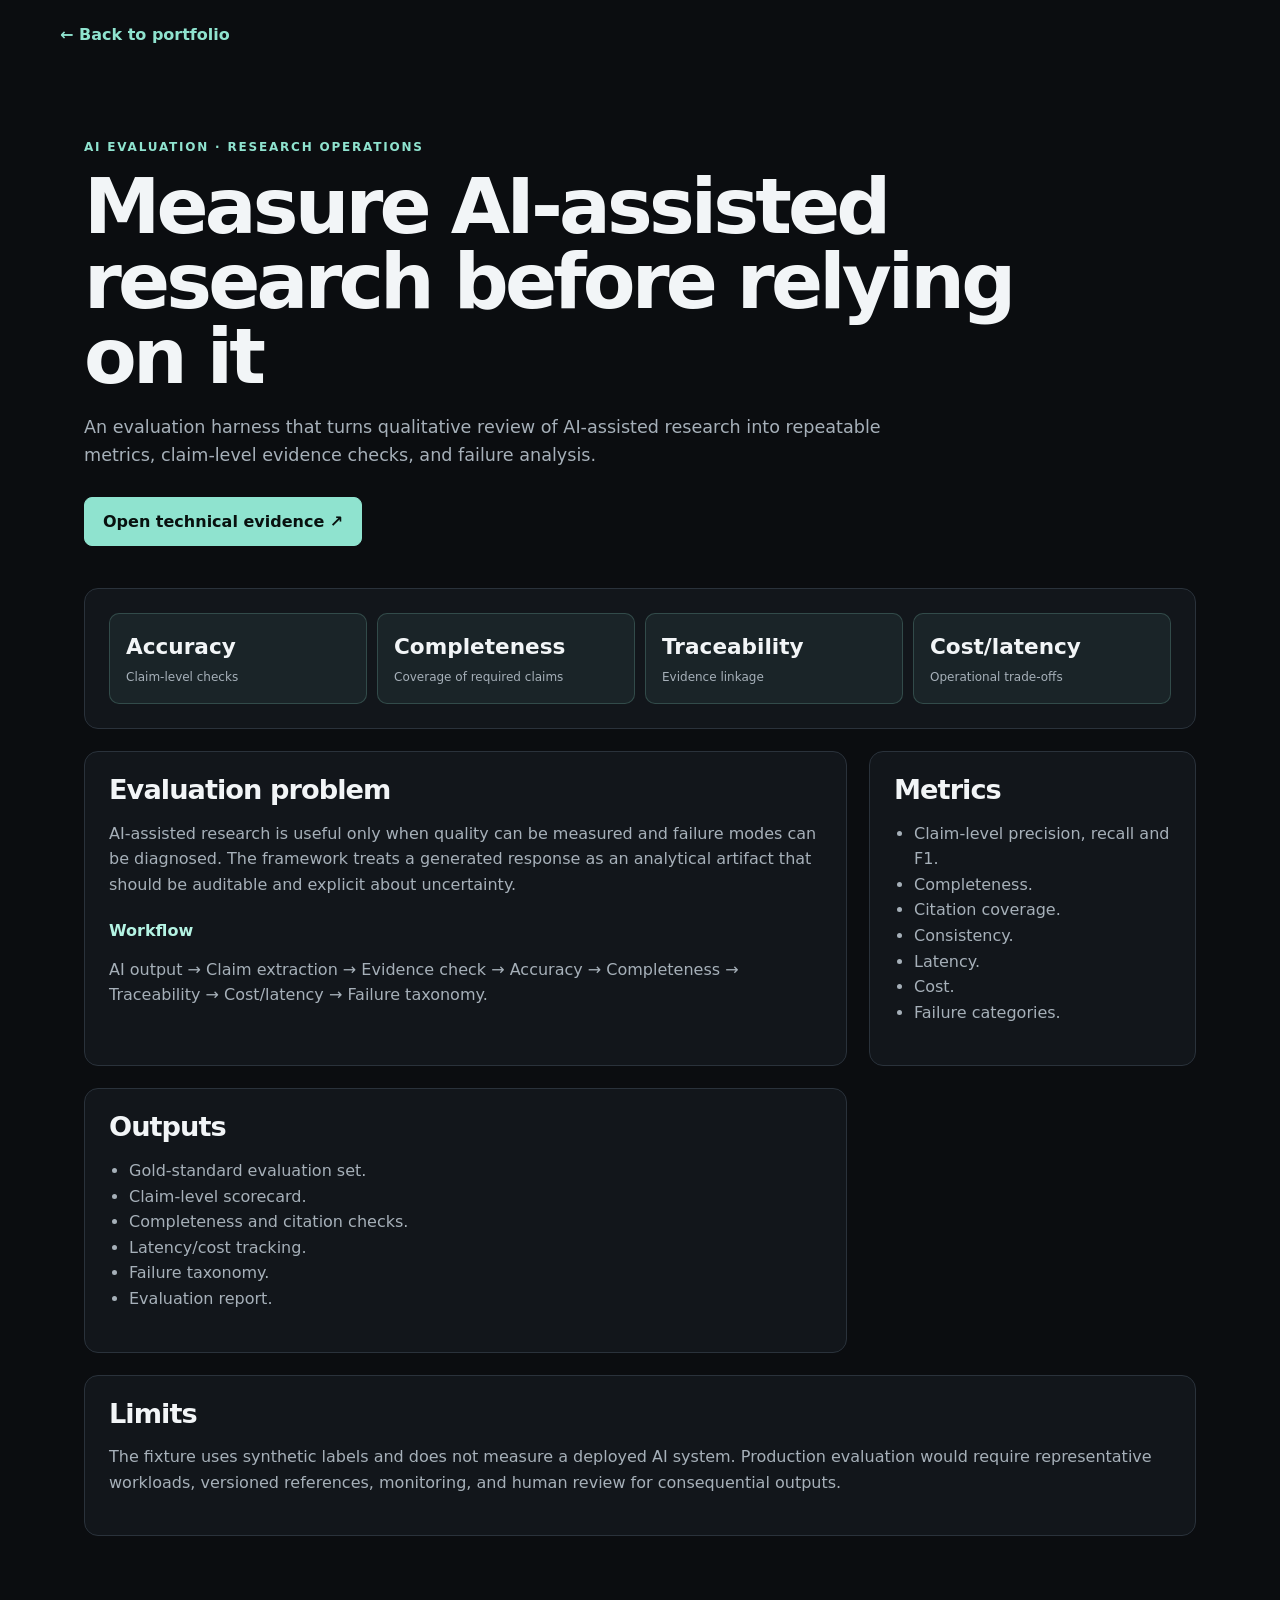
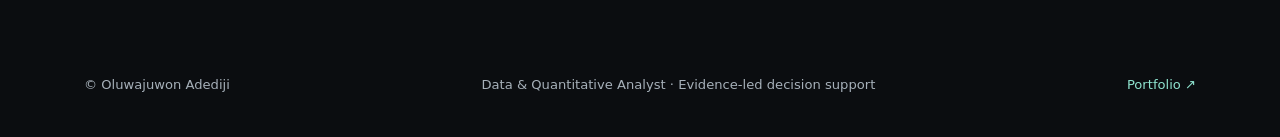
<file: docs/case-studies/ai-research-evaluation.html>
<!doctype html>
<html lang="en"><head>
<meta charset="utf-8"><meta name="viewport" content="width=device-width, initial-scale=1">
<meta name="description" content="Case study: AI Research & Evaluation Framework.">
<meta name="robots" content="index, follow"><meta name="theme-color" content="#0b0d10">
<link rel="canonical" href="https://oluwajuwonade.vercel.app/case-studies/ai-research-evaluation.html">
<title>Measure AI-assisted research before relying on it | Oluwajuwon Adediji</title><link rel="stylesheet" href="../styles.css">
</head><body>
<header class="case-hero"><nav class="case-nav"><a class="back" href="../">← Back to portfolio</a></nav></header>
<main class="case-main">
<p class="case-kicker">AI EVALUATION · RESEARCH OPERATIONS</p><h1 class="case-title">Measure AI-assisted research before relying on it</h1><p class="case-lede">An evaluation harness that turns qualitative review of AI-assisted research into repeatable metrics, claim-level evidence checks, and failure analysis.</p>
<div class="case-actions"><a class="button primary" href="https://github.com/oluwajuwonade/ai-research-evaluation-system">Open technical evidence ↗</a></div>
<div class="case-grid">

<section class="case-panel case-wide"><div class="stat-grid"><div class="stat"><strong>Accuracy</strong><span>Claim-level checks</span></div><div class="stat"><strong>Completeness</strong><span>Coverage of required claims</span></div><div class="stat"><strong>Traceability</strong><span>Evidence linkage</span></div><div class="stat"><strong>Cost/latency</strong><span>Operational trade-offs</span></div></div></section>
<section class="case-panel"><h2>Evaluation problem</h2><p>AI-assisted research is useful only when quality can be measured and failure modes can be diagnosed. The framework treats a generated response as an analytical artifact that should be auditable and explicit about uncertainty.</p><h3>Workflow</h3><p>AI output → Claim extraction → Evidence check → Accuracy → Completeness → Traceability → Cost/latency → Failure taxonomy.</p></section>
<section class="case-panel"><h2>Metrics</h2><ul><li>Claim-level precision, recall and F1.</li><li>Completeness.</li><li>Citation coverage.</li><li>Consistency.</li><li>Latency.</li><li>Cost.</li><li>Failure categories.</li></ul></section>
<section class="case-panel"><h2>Outputs</h2><ul><li>Gold-standard evaluation set.</li><li>Claim-level scorecard.</li><li>Completeness and citation checks.</li><li>Latency/cost tracking.</li><li>Failure taxonomy.</li><li>Evaluation report.</li></ul></section>
<section class="case-panel case-wide"><h2>Limits</h2><p>The fixture uses synthetic labels and does not measure a deployed AI system. Production evaluation would require representative workloads, versioned references, monitoring, and human review for consequential outputs.</p></section>
</div>
</main>
<footer><span>© Oluwajuwon Adediji</span><span>Data &amp; Quantitative Analyst · Evidence-led decision support</span><a href="../">Portfolio ↗</a></footer>
</body></html>
</file>
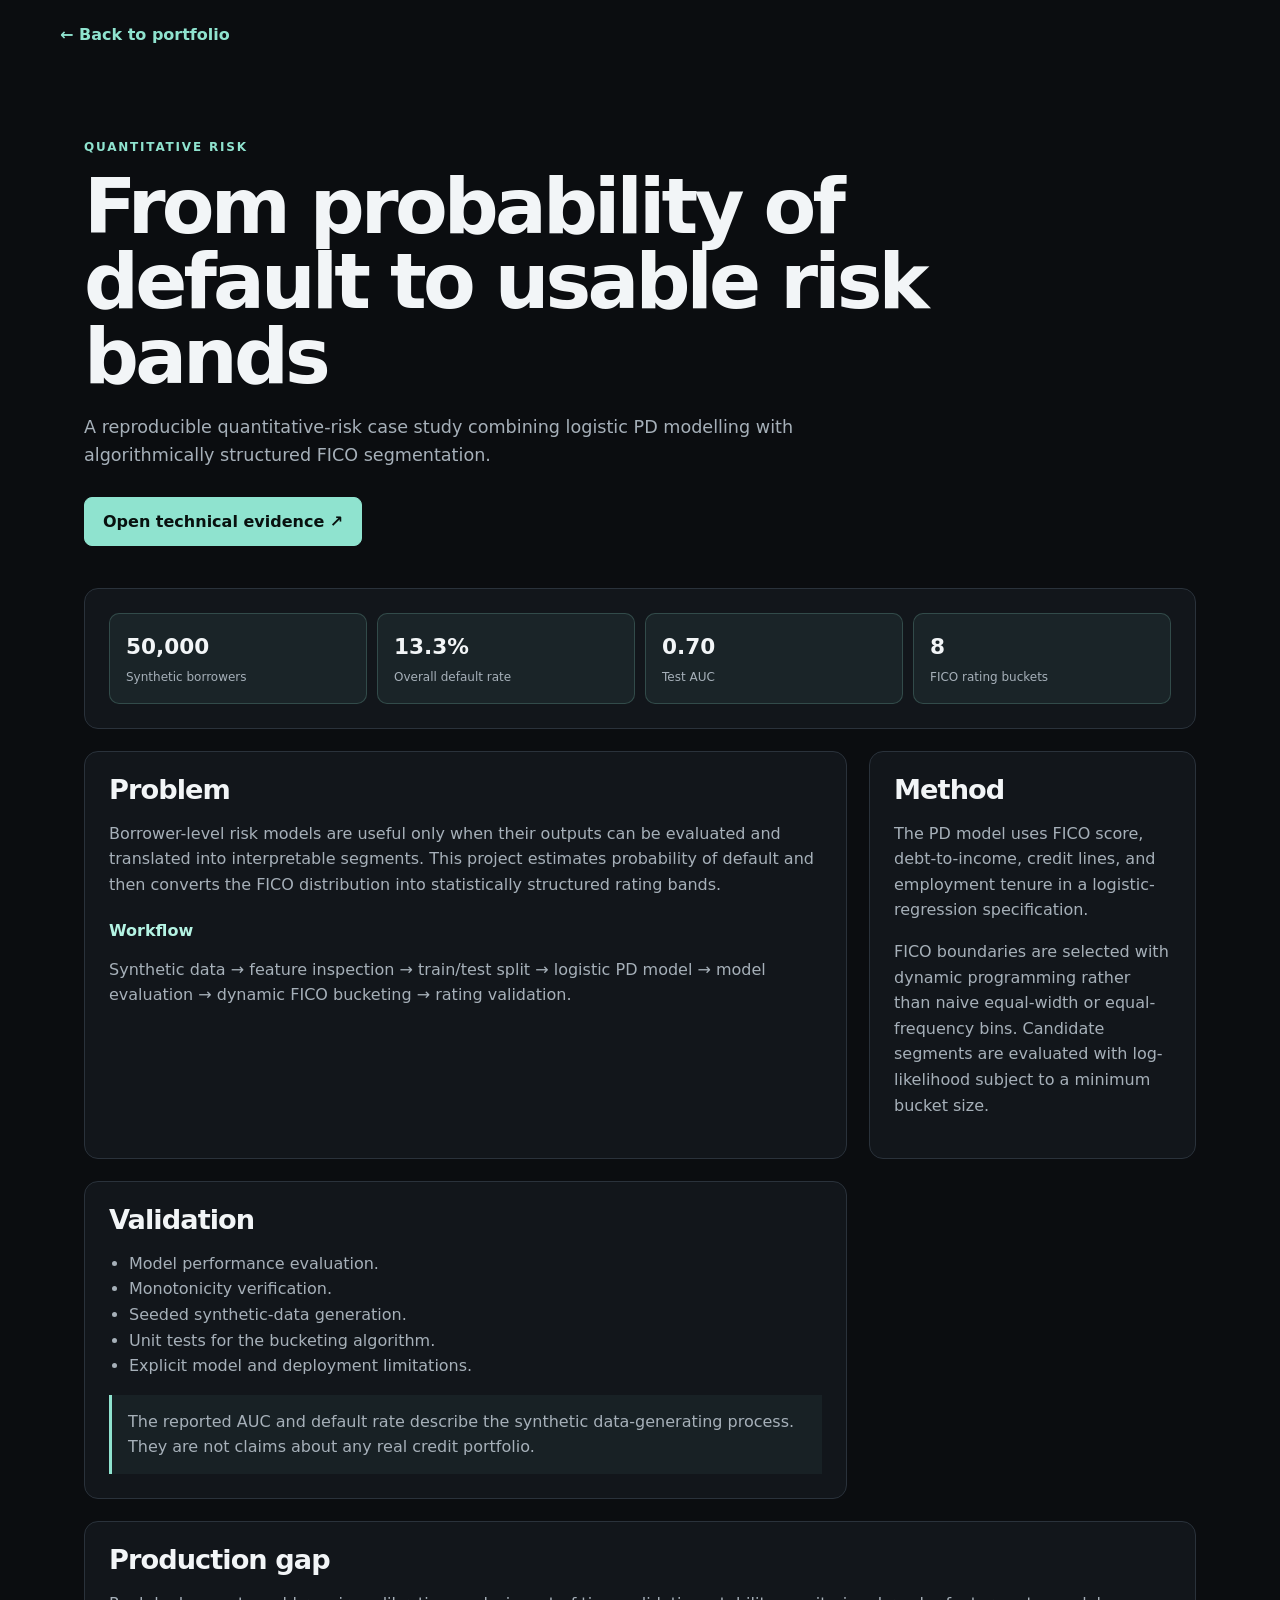
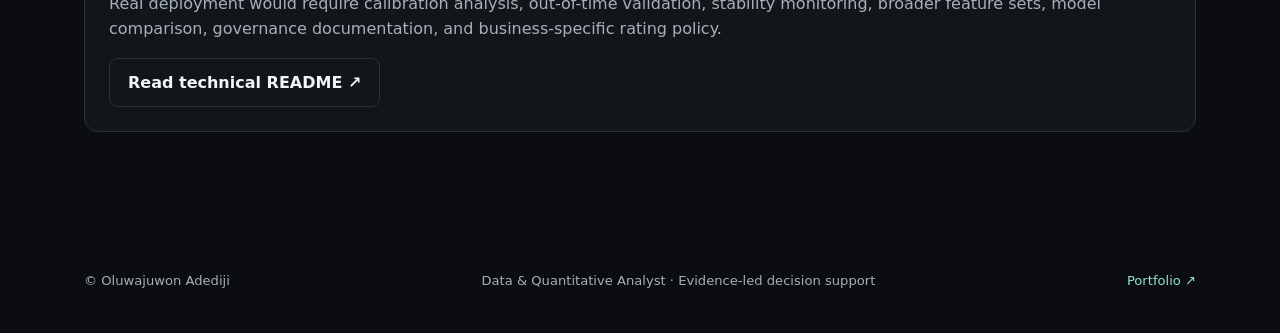
<file: docs/case-studies/credit-risk.html>
<!doctype html>
<html lang="en"><head>
<meta charset="utf-8"><meta name="viewport" content="width=device-width, initial-scale=1">
<meta name="description" content="Case study: Credit Risk Analytics & FICO Segmentation.">
<meta name="robots" content="index, follow"><meta name="theme-color" content="#0b0d10">
<link rel="canonical" href="https://oluwajuwonade.vercel.app/case-studies/credit-risk.html">
<title>From probability of default to usable risk bands | Oluwajuwon Adediji</title><link rel="stylesheet" href="../styles.css">
</head><body>
<header class="case-hero"><nav class="case-nav"><a class="back" href="../">← Back to portfolio</a></nav></header>
<main class="case-main">
<p class="case-kicker">QUANTITATIVE RISK</p><h1 class="case-title">From probability of default to usable risk bands</h1><p class="case-lede">A reproducible quantitative-risk case study combining logistic PD modelling with algorithmically structured FICO segmentation.</p>
<div class="case-actions"><a class="button primary" href="https://github.com/oluwajuwonade/credit-risk-fico-segmentation">Open technical evidence ↗</a></div>
<div class="case-grid">

<section class="case-panel case-wide"><div class="stat-grid"><div class="stat"><strong>50,000</strong><span>Synthetic borrowers</span></div><div class="stat"><strong>13.3%</strong><span>Overall default rate</span></div><div class="stat"><strong>0.70</strong><span>Test AUC</span></div><div class="stat"><strong>8</strong><span>FICO rating buckets</span></div></div></section>
<section class="case-panel"><h2>Problem</h2><p>Borrower-level risk models are useful only when their outputs can be evaluated and translated into interpretable segments. This project estimates probability of default and then converts the FICO distribution into statistically structured rating bands.</p><h3>Workflow</h3><p>Synthetic data → feature inspection → train/test split → logistic PD model → model evaluation → dynamic FICO bucketing → rating validation.</p></section>
<section class="case-panel"><h2>Method</h2><p>The PD model uses FICO score, debt-to-income, credit lines, and employment tenure in a logistic-regression specification.</p><p>FICO boundaries are selected with dynamic programming rather than naive equal-width or equal-frequency bins. Candidate segments are evaluated with log-likelihood subject to a minimum bucket size.</p></section>
<section class="case-panel"><h2>Validation</h2><ul><li>Model performance evaluation.</li><li>Monotonicity verification.</li><li>Seeded synthetic-data generation.</li><li>Unit tests for the bucketing algorithm.</li><li>Explicit model and deployment limitations.</li></ul><div class="note">The reported AUC and default rate describe the synthetic data-generating process. They are not claims about any real credit portfolio.</div></section>
<section class="case-panel case-wide"><h2>Production gap</h2><p>Real deployment would require calibration analysis, out-of-time validation, stability monitoring, broader feature sets, model comparison, governance documentation, and business-specific rating policy.</p><a class="button secondary" href="https://github.com/oluwajuwonade/credit-risk-fico-segmentation/blob/main/README.md">Read technical README ↗</a></section>
</div>
</main>
<footer><span>© Oluwajuwon Adediji</span><span>Data &amp; Quantitative Analyst · Evidence-led decision support</span><a href="../">Portfolio ↗</a></footer>
</body></html>
</file>
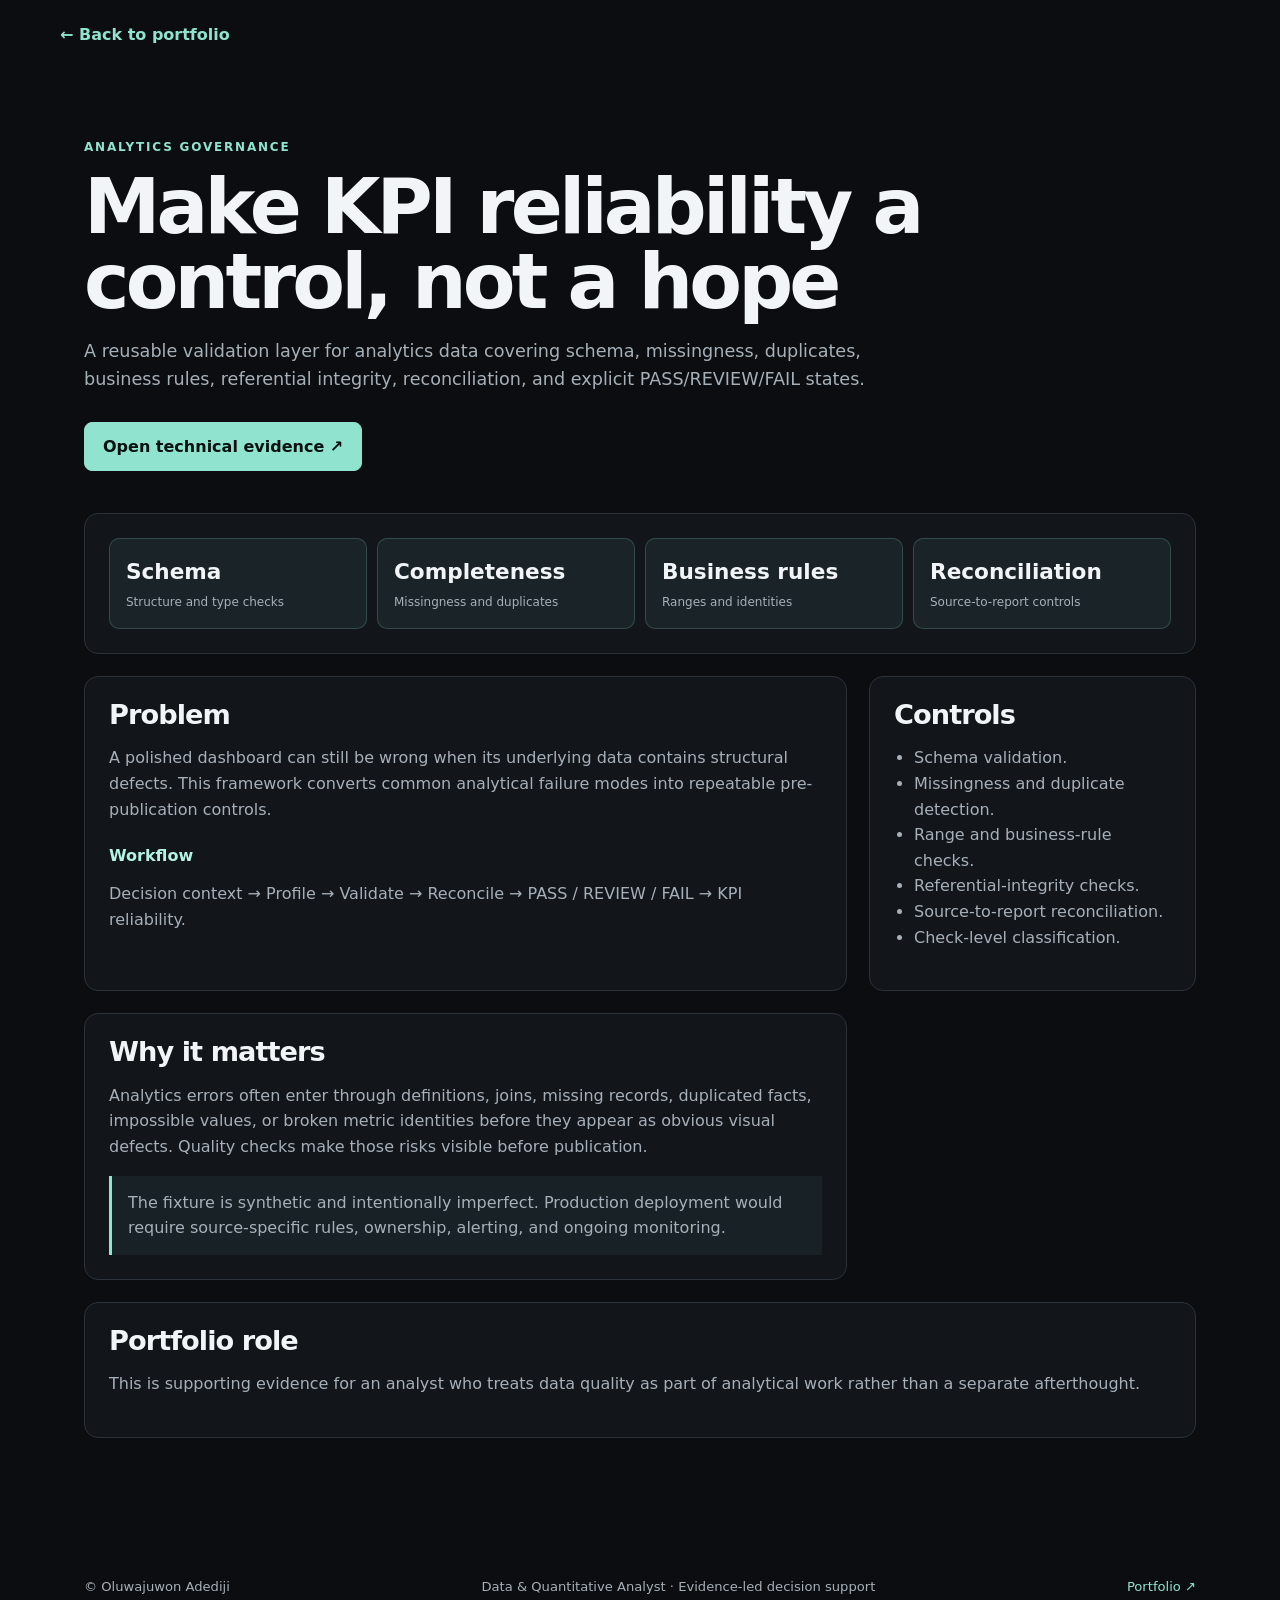
<file: docs/case-studies/data-quality.html>
<!doctype html>
<html lang="en"><head>
<meta charset="utf-8"><meta name="viewport" content="width=device-width, initial-scale=1">
<meta name="description" content="Case study: Data Quality & Analytics Assurance Framework.">
<meta name="robots" content="index, follow"><meta name="theme-color" content="#0b0d10">
<link rel="canonical" href="https://oluwajuwonade.vercel.app/case-studies/data-quality.html">
<title>Make KPI reliability a control, not a hope | Oluwajuwon Adediji</title><link rel="stylesheet" href="../styles.css">
</head><body>
<header class="case-hero"><nav class="case-nav"><a class="back" href="../">← Back to portfolio</a></nav></header>
<main class="case-main">
<p class="case-kicker">ANALYTICS GOVERNANCE</p><h1 class="case-title">Make KPI reliability a control, not a hope</h1><p class="case-lede">A reusable validation layer for analytics data covering schema, missingness, duplicates, business rules, referential integrity, reconciliation, and explicit PASS/REVIEW/FAIL states.</p>
<div class="case-actions"><a class="button primary" href="https://github.com/oluwajuwonade/data-quality-audit-toolkit">Open technical evidence ↗</a></div>
<div class="case-grid">

<section class="case-panel case-wide"><div class="stat-grid"><div class="stat"><strong>Schema</strong><span>Structure and type checks</span></div><div class="stat"><strong>Completeness</strong><span>Missingness and duplicates</span></div><div class="stat"><strong>Business rules</strong><span>Ranges and identities</span></div><div class="stat"><strong>Reconciliation</strong><span>Source-to-report controls</span></div></div></section>
<section class="case-panel"><h2>Problem</h2><p>A polished dashboard can still be wrong when its underlying data contains structural defects. This framework converts common analytical failure modes into repeatable pre-publication controls.</p><h3>Workflow</h3><p>Decision context → Profile → Validate → Reconcile → PASS / REVIEW / FAIL → KPI reliability.</p></section>
<section class="case-panel"><h2>Controls</h2><ul><li>Schema validation.</li><li>Missingness and duplicate detection.</li><li>Range and business-rule checks.</li><li>Referential-integrity checks.</li><li>Source-to-report reconciliation.</li><li>Check-level classification.</li></ul></section>
<section class="case-panel"><h2>Why it matters</h2><p>Analytics errors often enter through definitions, joins, missing records, duplicated facts, impossible values, or broken metric identities before they appear as obvious visual defects. Quality checks make those risks visible before publication.</p><div class="note">The fixture is synthetic and intentionally imperfect. Production deployment would require source-specific rules, ownership, alerting, and ongoing monitoring.</div></section>
<section class="case-panel case-wide"><h2>Portfolio role</h2><p>This is supporting evidence for an analyst who treats data quality as part of analytical work rather than a separate afterthought.</p></section>
</div>
</main>
<footer><span>© Oluwajuwon Adediji</span><span>Data &amp; Quantitative Analyst · Evidence-led decision support</span><a href="../">Portfolio ↗</a></footer>
</body></html>
</file>
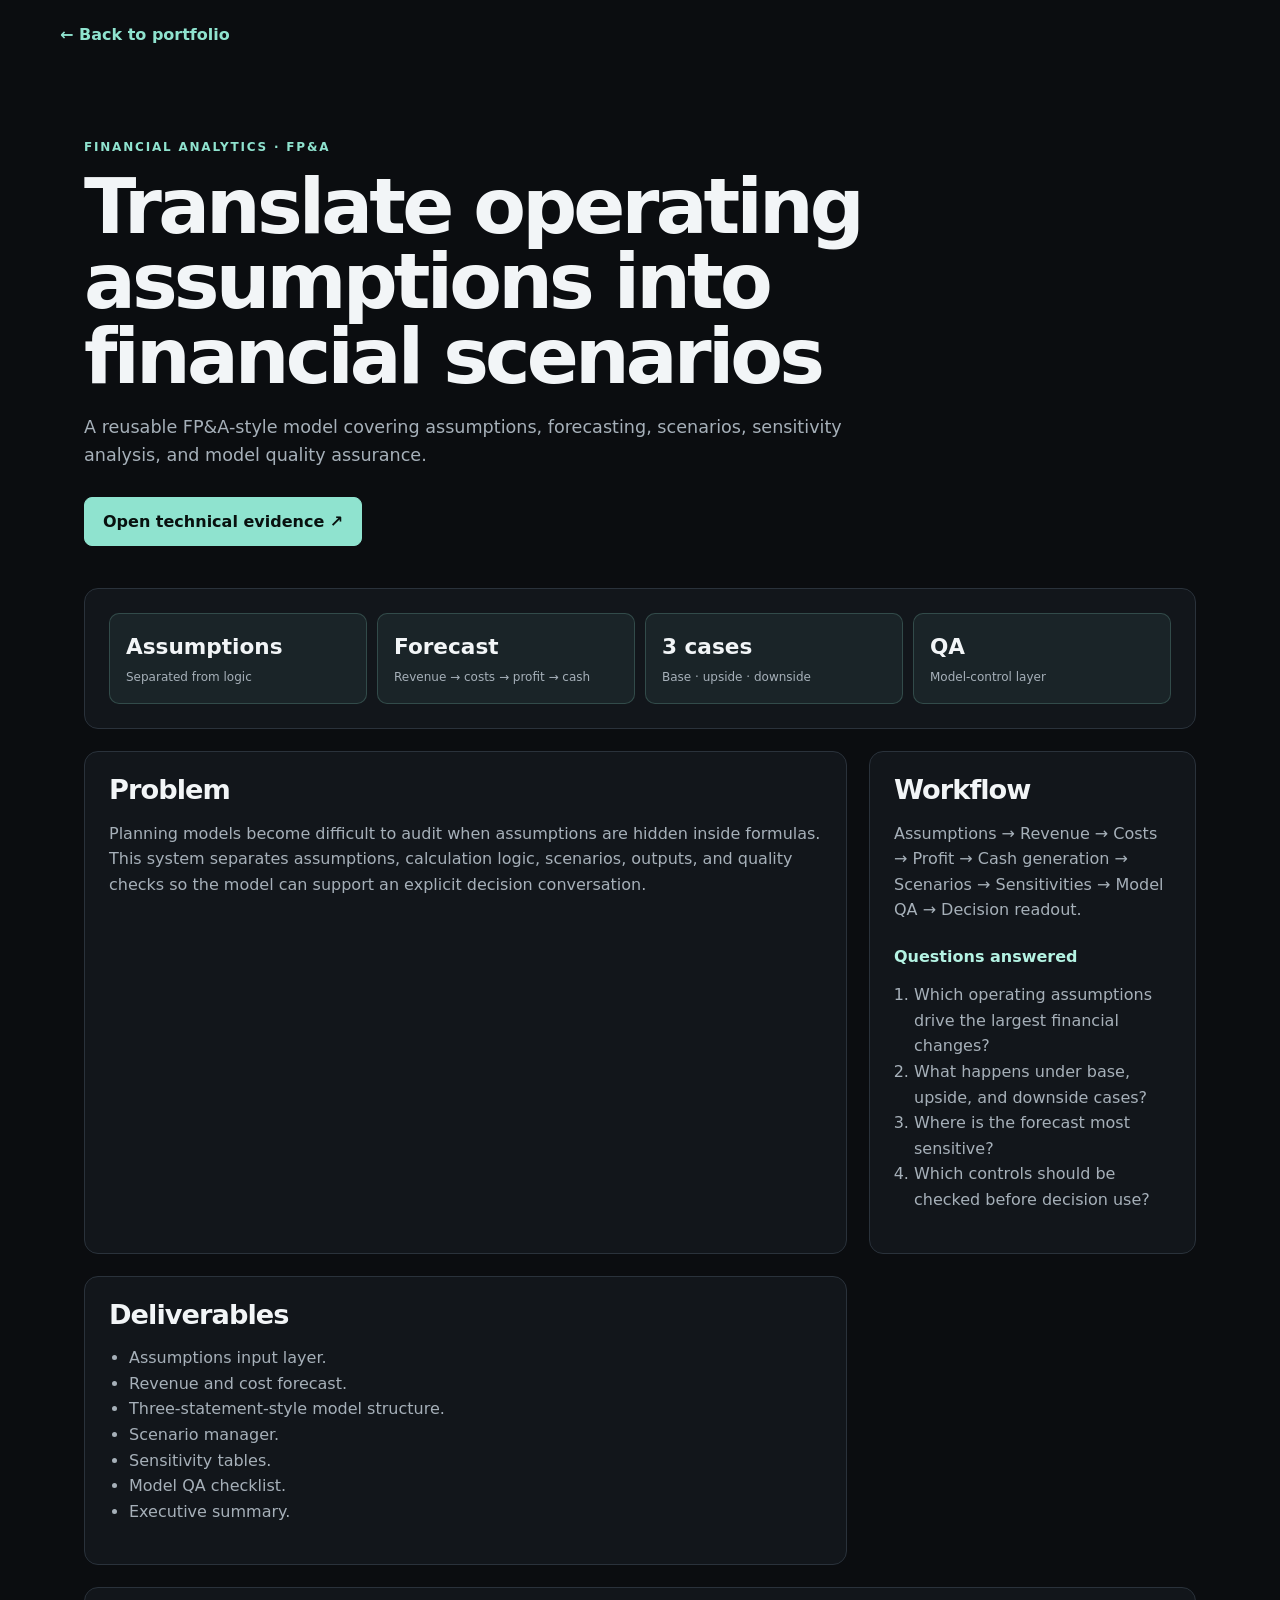
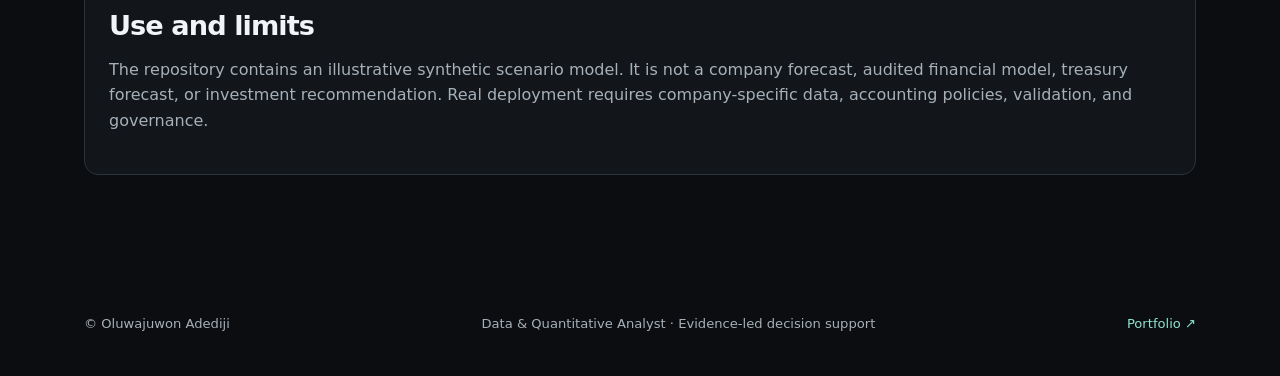
<file: docs/case-studies/financial-planning.html>
<!doctype html>
<html lang="en"><head>
<meta charset="utf-8"><meta name="viewport" content="width=device-width, initial-scale=1">
<meta name="description" content="Case study: Financial Planning & Scenario Modelling System.">
<meta name="robots" content="index, follow"><meta name="theme-color" content="#0b0d10">
<link rel="canonical" href="https://oluwajuwonade.vercel.app/case-studies/financial-planning.html">
<title>Translate operating assumptions into financial scenarios | Oluwajuwon Adediji</title><link rel="stylesheet" href="../styles.css">
</head><body>
<header class="case-hero"><nav class="case-nav"><a class="back" href="../">← Back to portfolio</a></nav></header>
<main class="case-main">
<p class="case-kicker">FINANCIAL ANALYTICS · FP&A</p><h1 class="case-title">Translate operating assumptions into financial scenarios</h1><p class="case-lede">A reusable FP&A-style model covering assumptions, forecasting, scenarios, sensitivity analysis, and model quality assurance.</p>
<div class="case-actions"><a class="button primary" href="https://github.com/oluwajuwonade/financial-modelling-starter-system">Open technical evidence ↗</a></div>
<div class="case-grid">

<section class="case-panel case-wide"><div class="stat-grid"><div class="stat"><strong>Assumptions</strong><span>Separated from logic</span></div><div class="stat"><strong>Forecast</strong><span>Revenue → costs → profit → cash</span></div><div class="stat"><strong>3 cases</strong><span>Base · upside · downside</span></div><div class="stat"><strong>QA</strong><span>Model-control layer</span></div></div></section>
<section class="case-panel"><h2>Problem</h2><p>Planning models become difficult to audit when assumptions are hidden inside formulas. This system separates assumptions, calculation logic, scenarios, outputs, and quality checks so the model can support an explicit decision conversation.</p></section>
<section class="case-panel"><h2>Workflow</h2><p>Assumptions → Revenue → Costs → Profit → Cash generation → Scenarios → Sensitivities → Model QA → Decision readout.</p><h3>Questions answered</h3><ol><li>Which operating assumptions drive the largest financial changes?</li><li>What happens under base, upside, and downside cases?</li><li>Where is the forecast most sensitive?</li><li>Which controls should be checked before decision use?</li></ol></section>
<section class="case-panel"><h2>Deliverables</h2><ul><li>Assumptions input layer.</li><li>Revenue and cost forecast.</li><li>Three-statement-style model structure.</li><li>Scenario manager.</li><li>Sensitivity tables.</li><li>Model QA checklist.</li><li>Executive summary.</li></ul></section>
<section class="case-panel case-wide"><h2>Use and limits</h2><p>The repository contains an illustrative synthetic scenario model. It is not a company forecast, audited financial model, treasury forecast, or investment recommendation. Real deployment requires company-specific data, accounting policies, validation, and governance.</p></section>
</div>
</main>
<footer><span>© Oluwajuwon Adediji</span><span>Data &amp; Quantitative Analyst · Evidence-led decision support</span><a href="../">Portfolio ↗</a></footer>
</body></html>
</file>
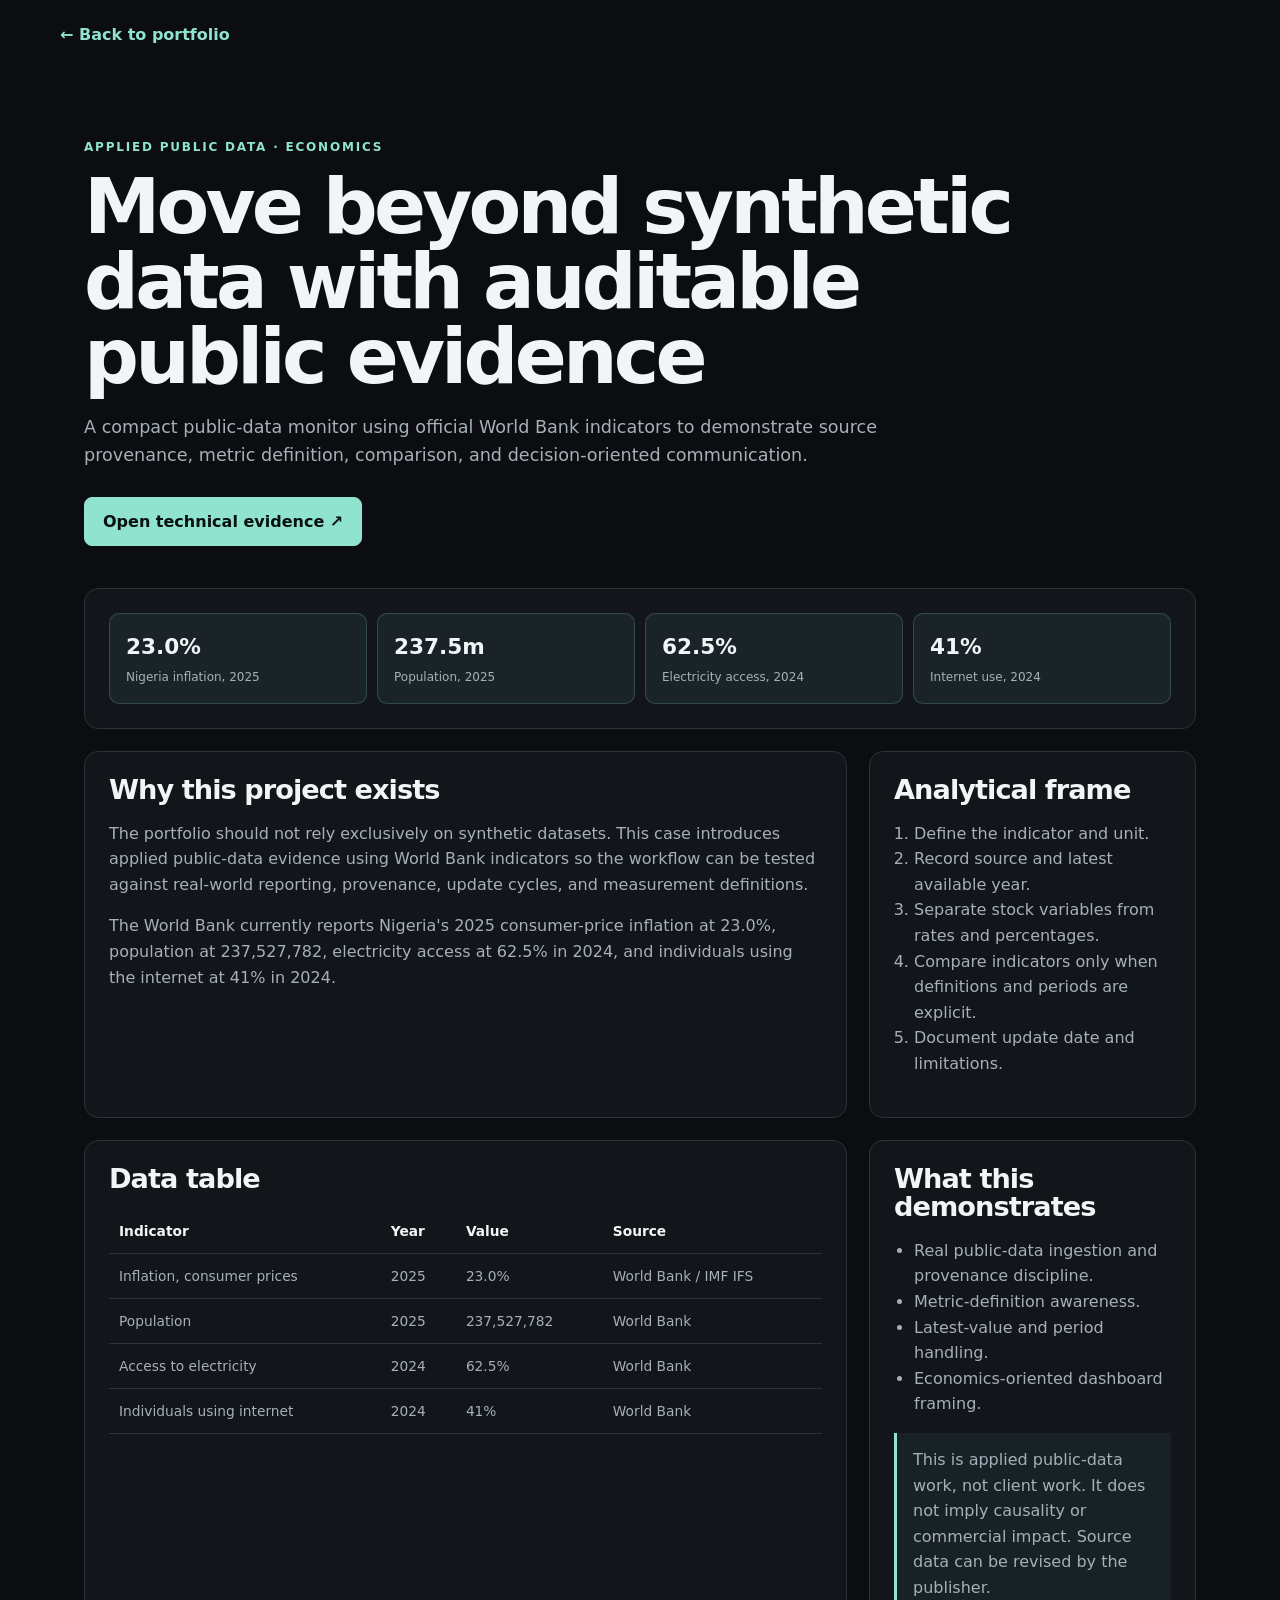
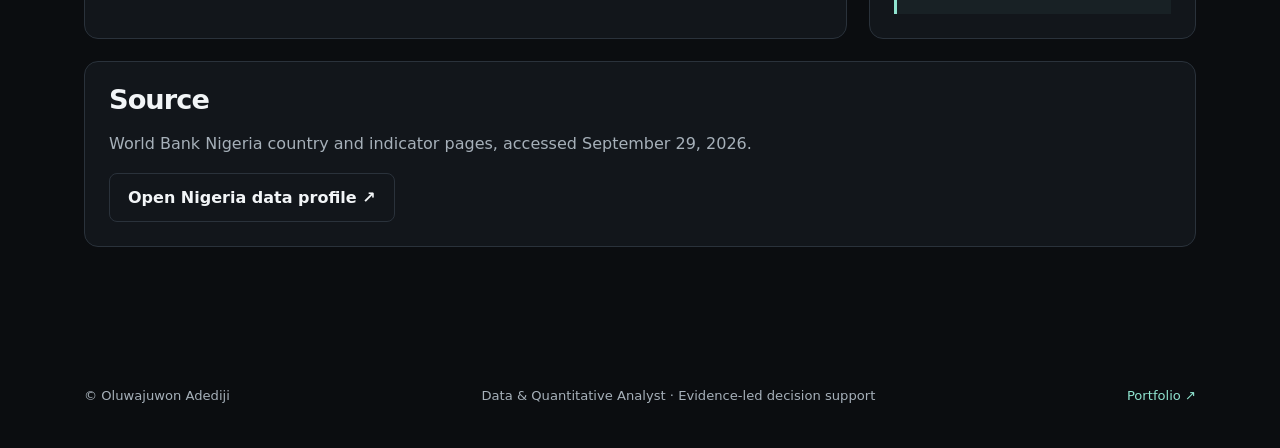
<file: docs/case-studies/nigeria-public-data.html>
<!doctype html>
<html lang="en"><head>
<meta charset="utf-8"><meta name="viewport" content="width=device-width, initial-scale=1">
<meta name="description" content="Applied public-data case study using current World Bank Nigeria indicators.">
<meta name="robots" content="index, follow"><meta name="theme-color" content="#0b0d10">
<link rel="canonical" href="https://oluwajuwonade.vercel.app/case-studies/nigeria-public-data.html">
<title>Move beyond synthetic data with auditable public evidence | Oluwajuwon Adediji</title><link rel="stylesheet" href="../styles.css">
</head><body>
<header class="case-hero"><nav class="case-nav"><a class="back" href="../">← Back to portfolio</a></nav></header>
<main class="case-main">
<p class="case-kicker">APPLIED PUBLIC DATA · ECONOMICS</p><h1 class="case-title">Move beyond synthetic data with auditable public evidence</h1><p class="case-lede">A compact public-data monitor using official World Bank indicators to demonstrate source provenance, metric definition, comparison, and decision-oriented communication.</p>
<div class="case-actions"><a class="button primary" href="https://data.worldbank.org/country/nigeria">Open technical evidence ↗</a></div>
<div class="case-grid">

<section class="case-panel case-wide"><div class="stat-grid"><div class="stat"><strong>23.0%</strong><span>Nigeria inflation, 2025</span></div><div class="stat"><strong>237.5m</strong><span>Population, 2025</span></div><div class="stat"><strong>62.5%</strong><span>Electricity access, 2024</span></div><div class="stat"><strong>41%</strong><span>Internet use, 2024</span></div></div></section>
<section class="case-panel"><h2>Why this project exists</h2><p>The portfolio should not rely exclusively on synthetic datasets. This case introduces applied public-data evidence using World Bank indicators so the workflow can be tested against real-world reporting, provenance, update cycles, and measurement definitions.</p><p>The World Bank currently reports Nigeria's 2025 consumer-price inflation at 23.0%, population at 237,527,782, electricity access at 62.5% in 2024, and individuals using the internet at 41% in 2024.</p></section>
<section class="case-panel"><h2>Analytical frame</h2><ol><li>Define the indicator and unit.</li><li>Record source and latest available year.</li><li>Separate stock variables from rates and percentages.</li><li>Compare indicators only when definitions and periods are explicit.</li><li>Document update date and limitations.</li></ol></section>
<section class="case-panel"><h2>Data table</h2><table class="data-table"><thead><tr><th>Indicator</th><th>Year</th><th>Value</th><th>Source</th></tr></thead><tbody><tr><td>Inflation, consumer prices</td><td>2025</td><td>23.0%</td><td>World Bank / IMF IFS</td></tr><tr><td>Population</td><td>2025</td><td>237,527,782</td><td>World Bank</td></tr><tr><td>Access to electricity</td><td>2024</td><td>62.5%</td><td>World Bank</td></tr><tr><td>Individuals using internet</td><td>2024</td><td>41%</td><td>World Bank</td></tr></tbody></table></section>
<section class="case-panel"><h2>What this demonstrates</h2><ul><li>Real public-data ingestion and provenance discipline.</li><li>Metric-definition awareness.</li><li>Latest-value and period handling.</li><li>Economics-oriented dashboard framing.</li></ul><div class="note">This is applied public-data work, not client work. It does not imply causality or commercial impact. Source data can be revised by the publisher.</div></section>
<section class="case-panel case-wide"><h2>Source</h2><p>World Bank Nigeria country and indicator pages, accessed September 29, 2026.</p><a class="button secondary" href="https://data.worldbank.org/country/nigeria" rel="external">Open Nigeria data profile ↗</a></section>
</div>
</main>
<footer><span>© Oluwajuwon Adediji</span><span>Data &amp; Quantitative Analyst · Evidence-led decision support</span><a href="../">Portfolio ↗</a></footer>
</body></html>
</file>
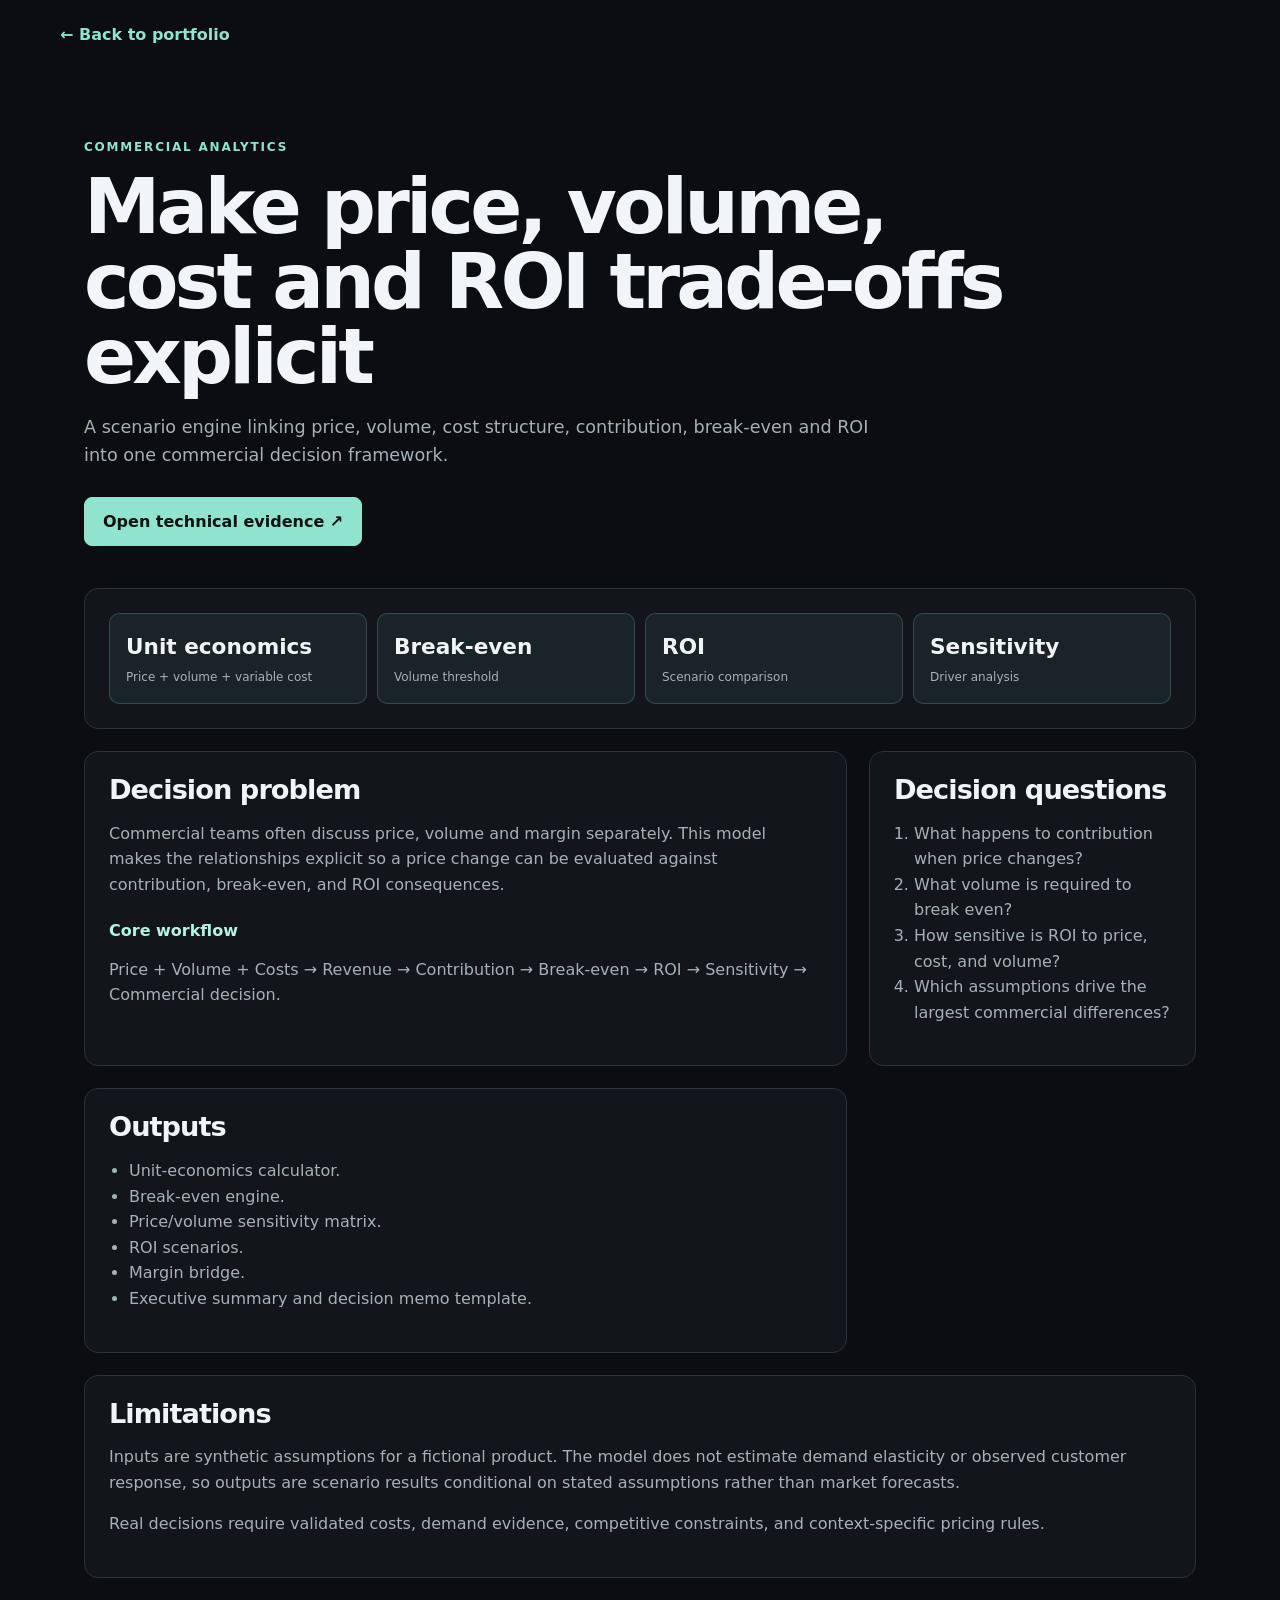
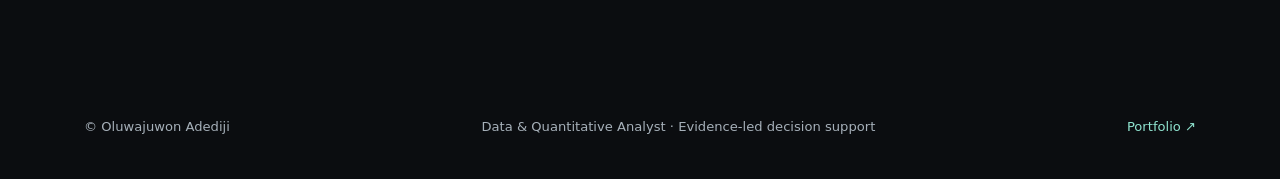
<file: docs/case-studies/pricing-roi.html>
<!doctype html>
<html lang="en"><head>
<meta charset="utf-8"><meta name="viewport" content="width=device-width, initial-scale=1">
<meta name="description" content="Case study: Pricing, Unit Economics & ROI Decision Engine.">
<meta name="robots" content="index, follow"><meta name="theme-color" content="#0b0d10">
<link rel="canonical" href="https://oluwajuwonade.vercel.app/case-studies/pricing-roi.html">
<title>Make price, volume, cost and ROI trade-offs explicit | Oluwajuwon Adediji</title><link rel="stylesheet" href="../styles.css">
</head><body>
<header class="case-hero"><nav class="case-nav"><a class="back" href="../">← Back to portfolio</a></nav></header>
<main class="case-main">
<p class="case-kicker">COMMERCIAL ANALYTICS</p><h1 class="case-title">Make price, volume, cost and ROI trade-offs explicit</h1><p class="case-lede">A scenario engine linking price, volume, cost structure, contribution, break-even and ROI into one commercial decision framework.</p>
<div class="case-actions"><a class="button primary" href="https://github.com/oluwajuwonade/pricing-roi-analytics-engine">Open technical evidence ↗</a></div>
<div class="case-grid">

<section class="case-panel case-wide"><div class="stat-grid"><div class="stat"><strong>Unit economics</strong><span>Price + volume + variable cost</span></div><div class="stat"><strong>Break-even</strong><span>Volume threshold</span></div><div class="stat"><strong>ROI</strong><span>Scenario comparison</span></div><div class="stat"><strong>Sensitivity</strong><span>Driver analysis</span></div></div></section>
<section class="case-panel"><h2>Decision problem</h2><p>Commercial teams often discuss price, volume and margin separately. This model makes the relationships explicit so a price change can be evaluated against contribution, break-even, and ROI consequences.</p><h3>Core workflow</h3><p>Price + Volume + Costs → Revenue → Contribution → Break-even → ROI → Sensitivity → Commercial decision.</p></section>
<section class="case-panel"><h2>Decision questions</h2><ol><li>What happens to contribution when price changes?</li><li>What volume is required to break even?</li><li>How sensitive is ROI to price, cost, and volume?</li><li>Which assumptions drive the largest commercial differences?</li></ol></section>
<section class="case-panel"><h2>Outputs</h2><ul><li>Unit-economics calculator.</li><li>Break-even engine.</li><li>Price/volume sensitivity matrix.</li><li>ROI scenarios.</li><li>Margin bridge.</li><li>Executive summary and decision memo template.</li></ul></section>
<section class="case-panel case-wide"><h2>Limitations</h2><p>Inputs are synthetic assumptions for a fictional product. The model does not estimate demand elasticity or observed customer response, so outputs are scenario results conditional on stated assumptions rather than market forecasts.</p><p>Real decisions require validated costs, demand evidence, competitive constraints, and context-specific pricing rules.</p></section>
</div>
</main>
<footer><span>© Oluwajuwon Adediji</span><span>Data &amp; Quantitative Analyst · Evidence-led decision support</span><a href="../">Portfolio ↗</a></footer>
</body></html>
</file>
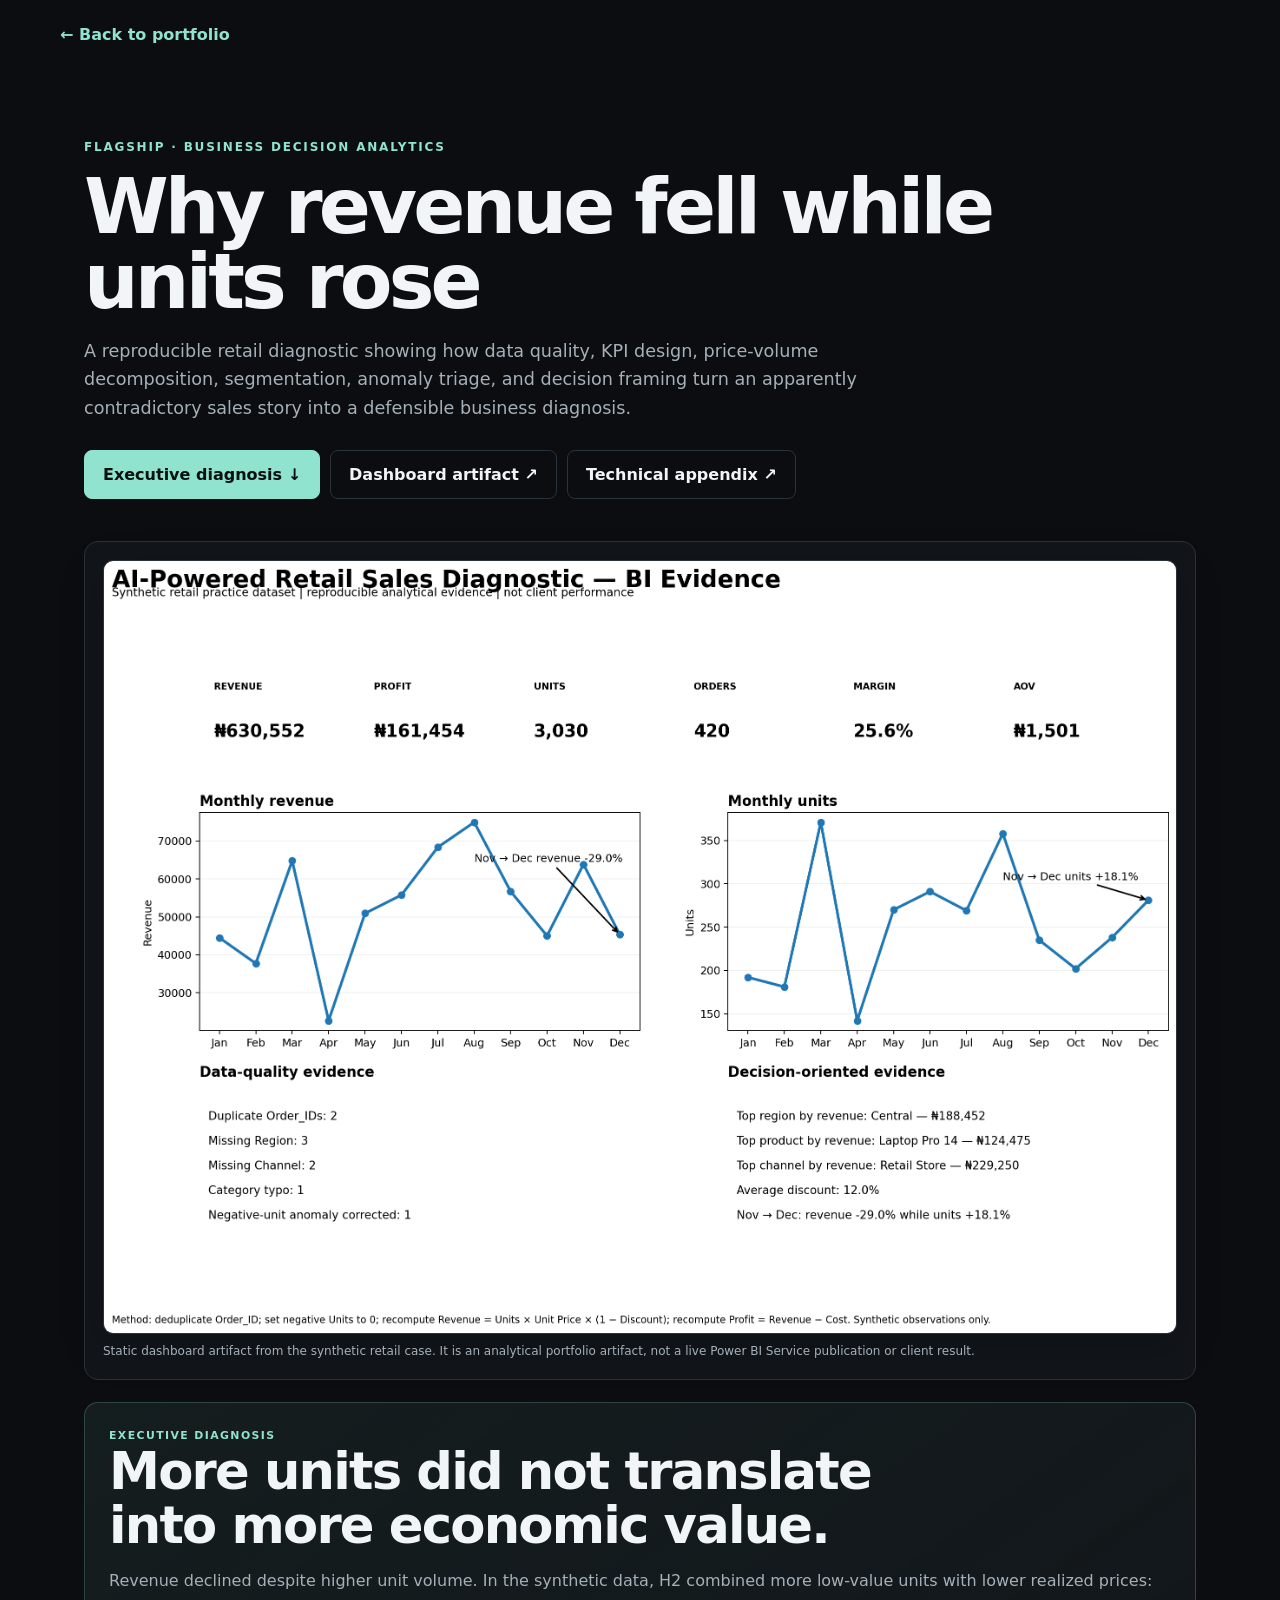
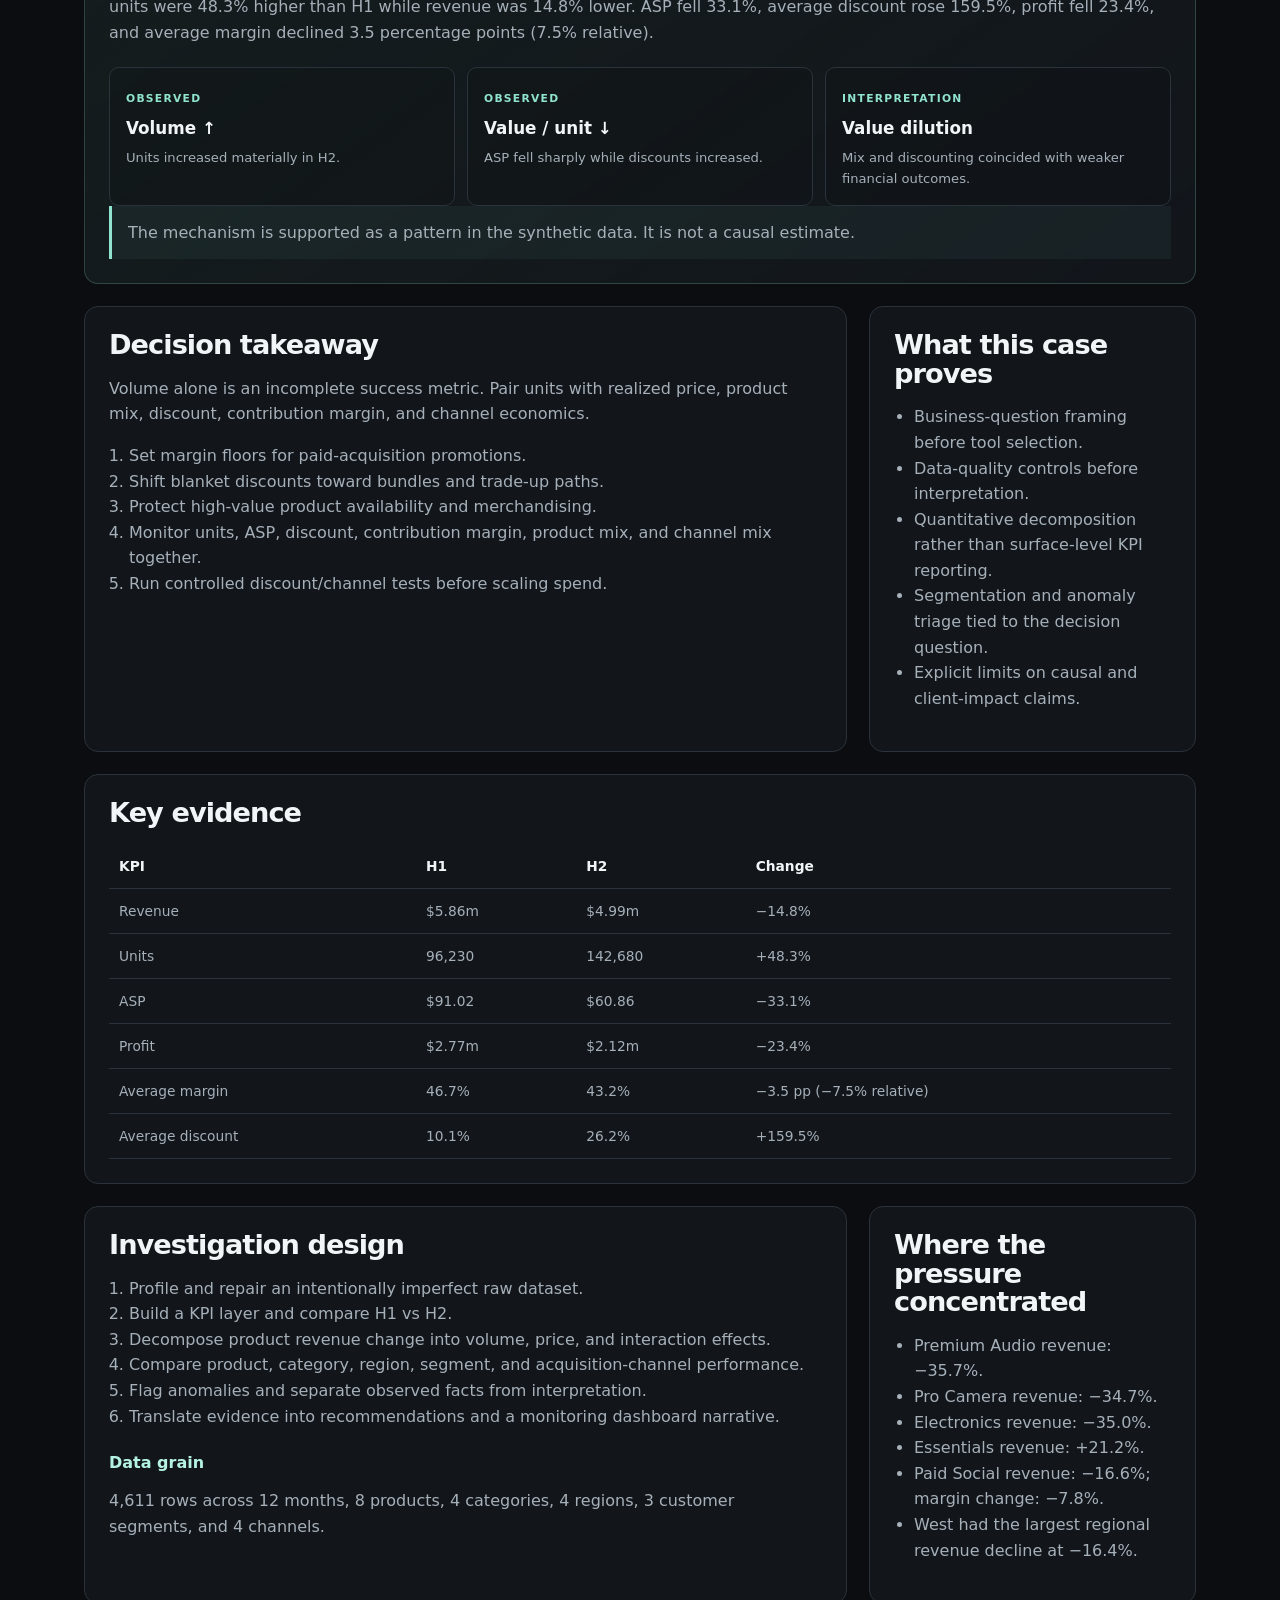
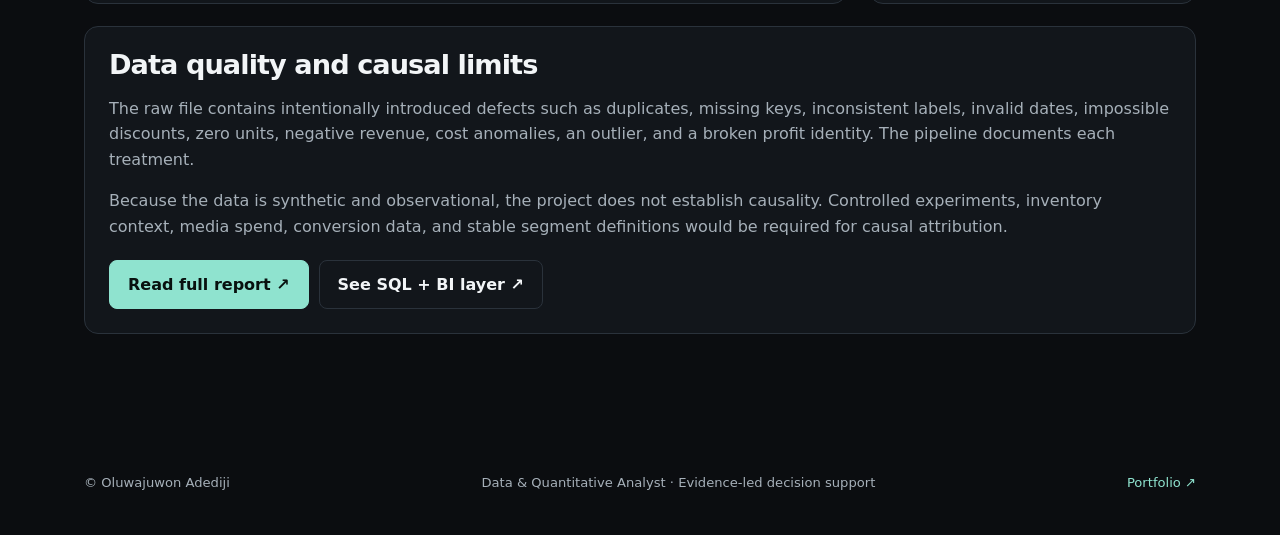
<file: docs/case-studies/retail-sales-diagnostic.html>
<!doctype html>
<html lang="en"><head>
<meta charset="utf-8"><meta name="viewport" content="width=device-width, initial-scale=1">
<meta name="description" content="Case study: AI-Powered Retail Sales Diagnostic by Oluwajuwon Adediji.">
<meta name="robots" content="index, follow"><meta name="theme-color" content="#0b0d10">
<link rel="canonical" href="https://oluwajuwonade.vercel.app/case-studies/retail-sales-diagnostic.html">
<title>Why revenue fell while units rose | Oluwajuwon Adediji</title><link rel="stylesheet" href="../styles.css">
</head><body>
<header class="case-hero"><nav class="case-nav"><a class="back" href="../">← Back to portfolio</a></nav></header>
<main class="case-main">
<p class="case-kicker">FLAGSHIP · BUSINESS DECISION ANALYTICS</p>
<h1 class="case-title">Why revenue fell while units rose</h1>
<p class="case-lede">A reproducible retail diagnostic showing how data quality, KPI design, price-volume decomposition, segmentation, anomaly triage, and decision framing turn an apparently contradictory sales story into a defensible business diagnosis.</p>

<div class="case-actions evidence-path">
  <a class="button primary" href="#diagnosis">Executive diagnosis ↓</a>
  <a class="button secondary" href="../assets/retail-bi-evidence.png">Dashboard artifact ↗</a>
  <a class="button secondary" href="https://github.com/oluwajuwonade/AI-Powered-Retail-Sales-Diagnostic" rel="external">Technical appendix ↗</a>
</div>

<section class="case-panel flagship-case-visual">
  <figure class="evidence-figure flagship-figure"><img src="../assets/retail-bi-evidence.png" alt="Retail sales BI evidence dashboard showing KPI cards, monthly trends, data quality findings and decision findings"><figcaption>Static dashboard artifact from the synthetic retail case. It is an analytical portfolio artifact, not a live Power BI Service publication or client result.</figcaption></figure>
</section>

<div id="diagnosis" class="case-grid">
<section class="case-panel case-wide diagnosis-panel">
  <div class="diagnosis-label">EXECUTIVE DIAGNOSIS</div>
  <h2>More units did not translate into more economic value.</h2>
  <p>Revenue declined despite higher unit volume. In the synthetic data, H2 combined more low-value units with lower realized prices: units were 48.3% higher than H1 while revenue was 14.8% lower. ASP fell 33.1%, average discount rose 159.5%, profit fell 23.4%, and average margin declined 3.5 percentage points (7.5% relative).</p>
  <div class="takeaway-grid">
    <div><span>OBSERVED</span><strong>Volume ↑</strong><p>Units increased materially in H2.</p></div>
    <div><span>OBSERVED</span><strong>Value / unit ↓</strong><p>ASP fell sharply while discounts increased.</p></div>
    <div><span>INTERPRETATION</span><strong>Value dilution</strong><p>Mix and discounting coincided with weaker financial outcomes.</p></div>
  </div>
  <div class="note">The mechanism is supported as a pattern in the synthetic data. It is not a causal estimate.</div>
</section>

<section class="case-panel">
  <h2>Decision takeaway</h2>
  <p>Volume alone is an incomplete success metric. Pair units with realized price, product mix, discount, contribution margin, and channel economics.</p>
  <ol><li>Set margin floors for paid-acquisition promotions.</li><li>Shift blanket discounts toward bundles and trade-up paths.</li><li>Protect high-value product availability and merchandising.</li><li>Monitor units, ASP, discount, contribution margin, product mix, and channel mix together.</li><li>Run controlled discount/channel tests before scaling spend.</li></ol>
</section>

<section class="case-panel">
  <h2>What this case proves</h2>
  <ul><li>Business-question framing before tool selection.</li><li>Data-quality controls before interpretation.</li><li>Quantitative decomposition rather than surface-level KPI reporting.</li><li>Segmentation and anomaly triage tied to the decision question.</li><li>Explicit limits on causal and client-impact claims.</li></ul>
</section>

<section class="case-panel case-wide"><h2>Key evidence</h2><table class="data-table"><thead><tr><th>KPI</th><th>H1</th><th>H2</th><th>Change</th></tr></thead><tbody>
<tr><td>Revenue</td><td>$5.86m</td><td>$4.99m</td><td>−14.8%</td></tr>
<tr><td>Units</td><td>96,230</td><td>142,680</td><td>+48.3%</td></tr>
<tr><td>ASP</td><td>$91.02</td><td>$60.86</td><td>−33.1%</td></tr>
<tr><td>Profit</td><td>$2.77m</td><td>$2.12m</td><td>−23.4%</td></tr>
<tr><td>Average margin</td><td>46.7%</td><td>43.2%</td><td>−3.5 pp (−7.5% relative)</td></tr>
<tr><td>Average discount</td><td>10.1%</td><td>26.2%</td><td>+159.5%</td></tr>
</tbody></table></section>

<section class="case-panel"><h2>Investigation design</h2><ol><li>Profile and repair an intentionally imperfect raw dataset.</li><li>Build a KPI layer and compare H1 vs H2.</li><li>Decompose product revenue change into volume, price, and interaction effects.</li><li>Compare product, category, region, segment, and acquisition-channel performance.</li><li>Flag anomalies and separate observed facts from interpretation.</li><li>Translate evidence into recommendations and a monitoring dashboard narrative.</li></ol><h3>Data grain</h3><p>4,611 rows across 12 months, 8 products, 4 categories, 4 regions, 3 customer segments, and 4 channels.</p></section>

<section class="case-panel"><h2>Where the pressure concentrated</h2><ul><li>Premium Audio revenue: −35.7%.</li><li>Pro Camera revenue: −34.7%.</li><li>Electronics revenue: −35.0%.</li><li>Essentials revenue: +21.2%.</li><li>Paid Social revenue: −16.6%; margin change: −7.8%.</li><li>West had the largest regional revenue decline at −16.4%.</li></ul></section>

<section class="case-panel case-wide"><h2>Data quality and causal limits</h2><p>The raw file contains intentionally introduced defects such as duplicates, missing keys, inconsistent labels, invalid dates, impossible discounts, zero units, negative revenue, cost anomalies, an outlier, and a broken profit identity. The pipeline documents each treatment.</p><p>Because the data is synthetic and observational, the project does not establish causality. Controlled experiments, inventory context, media spend, conversion data, and stable segment definitions would be required for causal attribution.</p>
<div class="actions evidence-path">
  <a class="button primary" href="https://github.com/oluwajuwonade/AI-Powered-Retail-Sales-Diagnostic/blob/main/outputs/AI_Powered_Retail_Sales_Diagnostic_Report.md">Read full report ↗</a>
  <a class="button secondary" href="../case-studies/sql-bi-retail-analytics.html">See SQL + BI layer ↗</a>
</div></section>
</div>
</main>
<footer><span>© Oluwajuwon Adediji</span><span>Data &amp; Quantitative Analyst · Evidence-led decision support</span><a href="../">Portfolio ↗</a></footer>
</body></html>
</file>
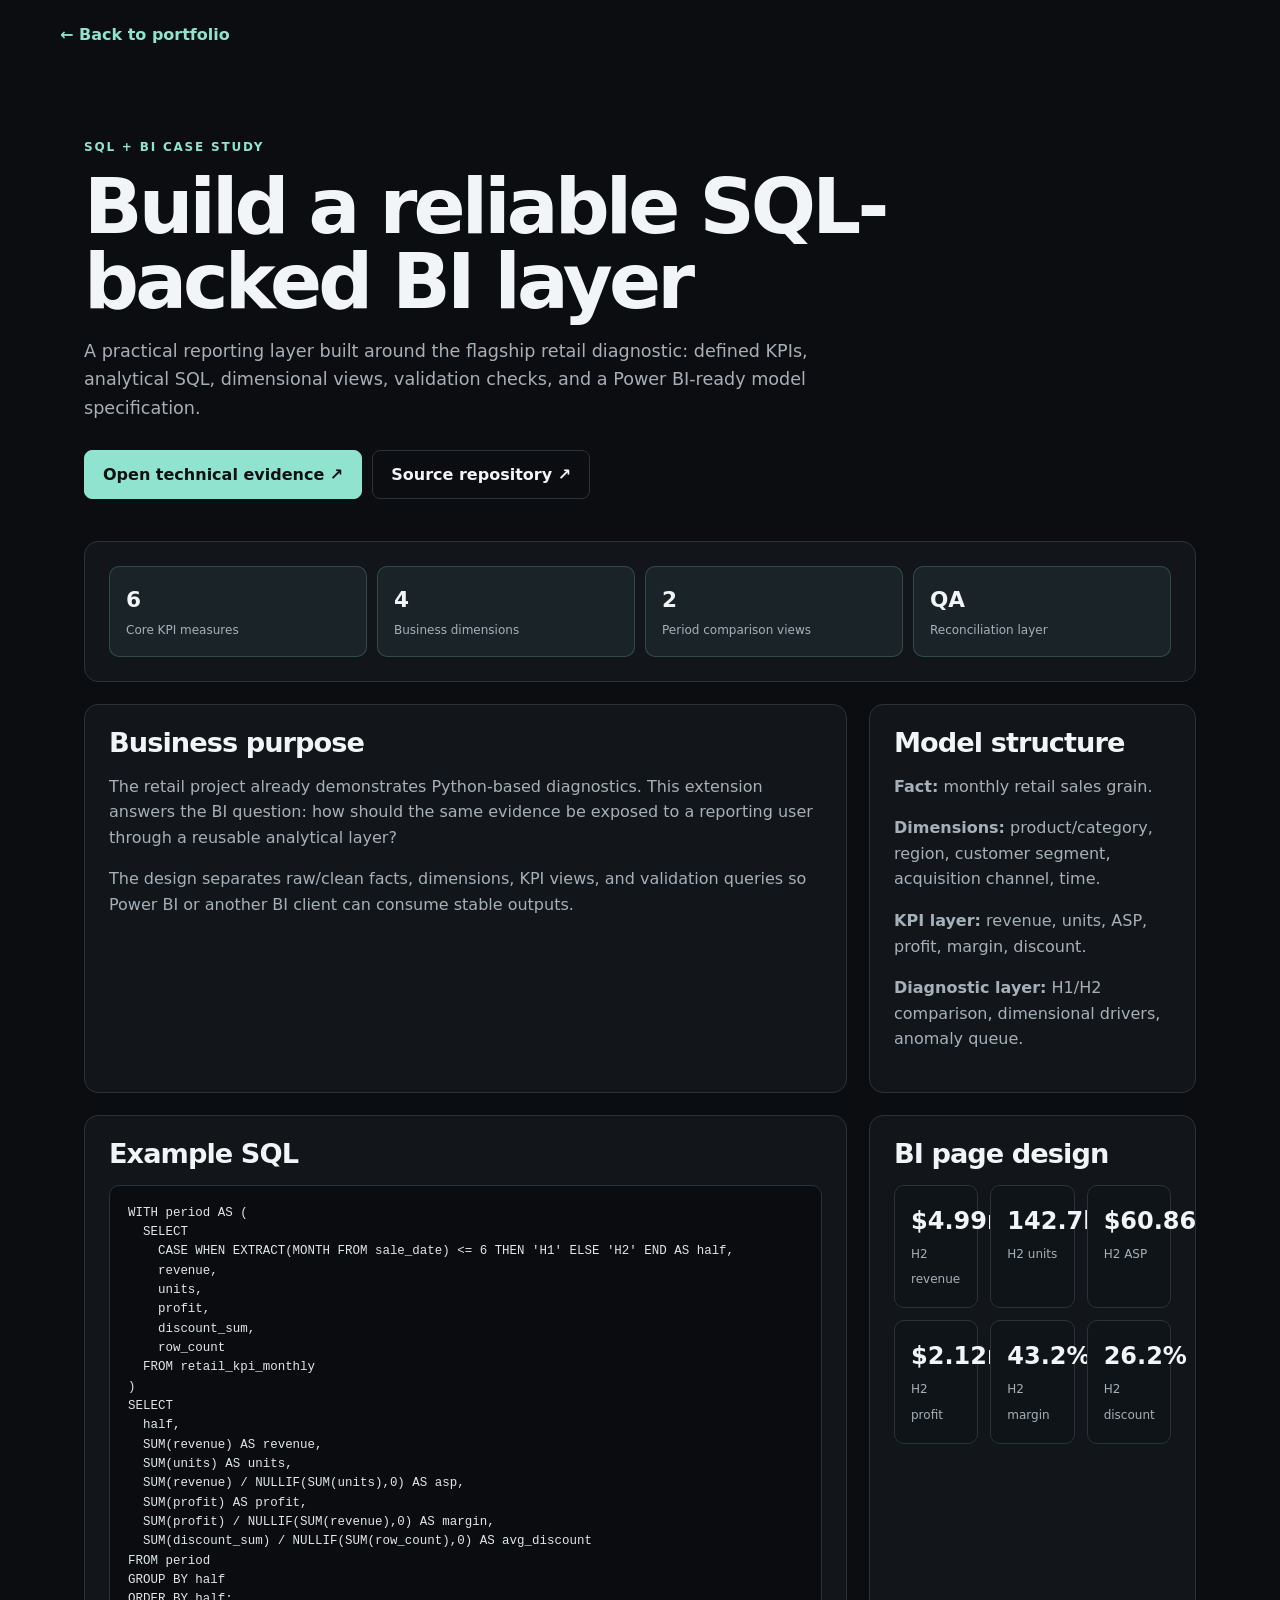
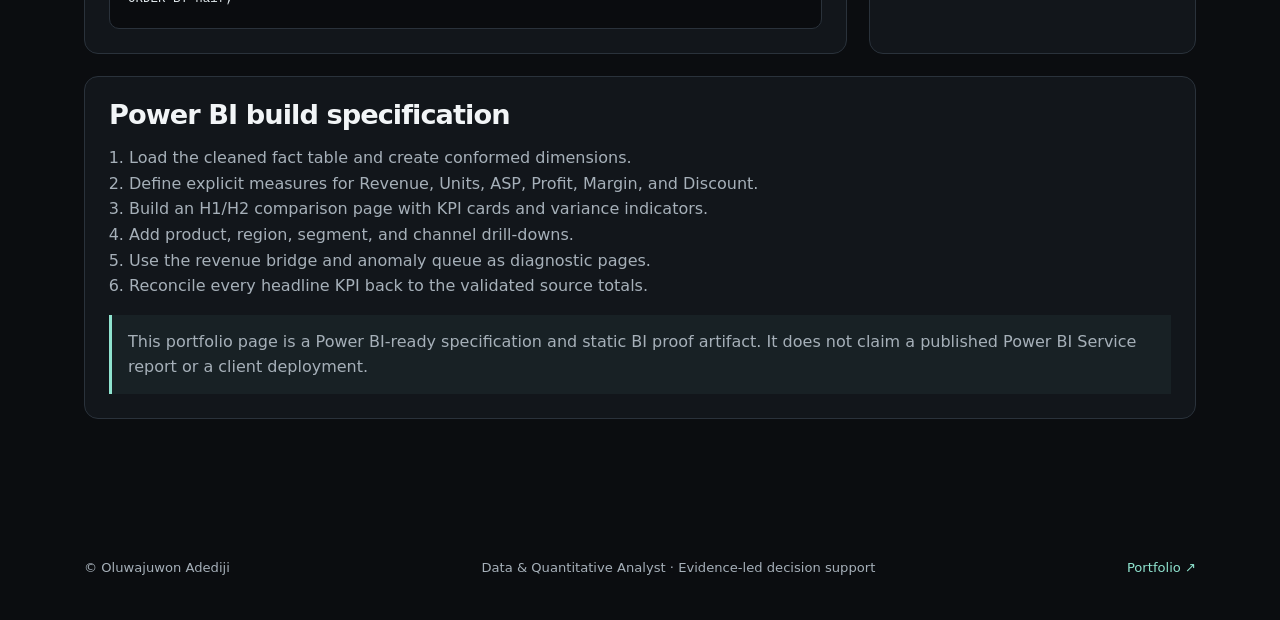
<file: docs/case-studies/sql-bi-retail-analytics.html>
<!doctype html>
<html lang="en"><head>
<meta charset="utf-8"><meta name="viewport" content="width=device-width, initial-scale=1">
<meta name="description" content="SQL + BI case study extending the retail sales diagnostic.">
<meta name="robots" content="index, follow"><meta name="theme-color" content="#0b0d10">
<link rel="canonical" href="https://oluwajuwonade.vercel.app/case-studies/sql-bi-retail-analytics.html">
<title>Build a reliable SQL-backed BI layer | Oluwajuwon Adediji</title><link rel="stylesheet" href="../styles.css">
</head><body>
<header class="case-hero"><nav class="case-nav"><a class="back" href="../">← Back to portfolio</a></nav></header>
<main class="case-main">
<p class="case-kicker">SQL + BI CASE STUDY</p><h1 class="case-title">Build a reliable SQL-backed BI layer</h1><p class="case-lede">A practical reporting layer built around the flagship retail diagnostic: defined KPIs, analytical SQL, dimensional views, validation checks, and a Power BI-ready model specification.</p>
<div class="case-actions"><a class="button primary" href="../sql-bi/retail_diagnostic.sql">Open technical evidence ↗</a><a class="button secondary" href="https://github.com/oluwajuwonade/AI-Powered-Retail-Sales-Diagnostic" rel="external">Source repository ↗</a></div>
<div class="case-grid">

<section class="case-panel case-wide"><div class="stat-grid"><div class="stat"><strong>6</strong><span>Core KPI measures</span></div><div class="stat"><strong>4</strong><span>Business dimensions</span></div><div class="stat"><strong>2</strong><span>Period comparison views</span></div><div class="stat"><strong>QA</strong><span>Reconciliation layer</span></div></div></section>
<section class="case-panel"><h2>Business purpose</h2><p>The retail project already demonstrates Python-based diagnostics. This extension answers the BI question: how should the same evidence be exposed to a reporting user through a reusable analytical layer?</p><p>The design separates raw/clean facts, dimensions, KPI views, and validation queries so Power BI or another BI client can consume stable outputs.</p></section>
<section class="case-panel"><h2>Model structure</h2><p><strong>Fact:</strong> monthly retail sales grain.</p><p><strong>Dimensions:</strong> product/category, region, customer segment, acquisition channel, time.</p><p><strong>KPI layer:</strong> revenue, units, ASP, profit, margin, discount.</p><p><strong>Diagnostic layer:</strong> H1/H2 comparison, dimensional drivers, anomaly queue.</p></section>
<section class="case-panel"><h2>Example SQL</h2><pre class="sql-block">WITH period AS (
  SELECT
    CASE WHEN EXTRACT(MONTH FROM sale_date) &lt;= 6 THEN 'H1' ELSE 'H2' END AS half,
    revenue,
    units,
    profit,
    discount_sum,
    row_count
  FROM retail_kpi_monthly
)
SELECT
  half,
  SUM(revenue) AS revenue,
  SUM(units) AS units,
  SUM(revenue) / NULLIF(SUM(units),0) AS asp,
  SUM(profit) AS profit,
  SUM(profit) / NULLIF(SUM(revenue),0) AS margin,
  SUM(discount_sum) / NULLIF(SUM(row_count),0) AS avg_discount
FROM period
GROUP BY half
ORDER BY half;</pre></section>
<section class="case-panel"><h2>BI page design</h2><div class="sql-dashboard">
<div class="dash-card"><strong>$4.99m</strong><span>H2 revenue</span></div><div class="dash-card"><strong>142.7k</strong><span>H2 units</span></div><div class="dash-card"><strong>$60.86</strong><span>H2 ASP</span></div><div class="dash-card"><strong>$2.12m</strong><span>H2 profit</span></div><div class="dash-card"><strong>43.2%</strong><span>H2 margin</span></div><div class="dash-card"><strong>26.2%</strong><span>H2 discount</span></div>
</div></section>
<section class="case-panel case-wide"><h2>Power BI build specification</h2><ol><li>Load the cleaned fact table and create conformed dimensions.</li><li>Define explicit measures for Revenue, Units, ASP, Profit, Margin, and Discount.</li><li>Build an H1/H2 comparison page with KPI cards and variance indicators.</li><li>Add product, region, segment, and channel drill-downs.</li><li>Use the revenue bridge and anomaly queue as diagnostic pages.</li><li>Reconcile every headline KPI back to the validated source totals.</li></ol><div class="note">This portfolio page is a Power BI-ready specification and static BI proof artifact. It does not claim a published Power BI Service report or a client deployment.</div></section>
</div>
</main>
<footer><span>© Oluwajuwon Adediji</span><span>Data &amp; Quantitative Analyst · Evidence-led decision support</span><a href="../">Portfolio ↗</a></footer>
</body></html>
</file>
<file: docs/styles.css>
:root {
  --bg:#0b0d10;--panel:#12161b;--panel-2:#171c22;--text:#f2f5f7;--muted:#a6b0b9;--line:#2a323b;
  --accent:#8fe3cf;--accent-strong:#b4f3e3;--max:1160px;--ease:cubic-bezier(.23,1,.32,1);
}
*{box-sizing:border-box}
html{scroll-behavior:smooth}
body{margin:0;background:var(--bg);color:var(--text);font-family:Inter,ui-sans-serif,system-ui,-apple-system,BlinkMacSystemFont,"Segoe UI",sans-serif;line-height:1.6}
a{color:inherit;text-decoration:none}a:hover{color:var(--accent-strong)}
a:focus-visible,.button:focus-visible,.mini-button:focus-visible{outline:3px solid var(--accent);outline-offset:4px;border-radius:5px}
.skip-link{position:absolute;left:16px;top:-60px;z-index:10;padding:10px 14px;background:var(--accent);color:#08110f;font-weight:800}
.skip-link:focus{top:16px}
.nav,.hero-grid,main,footer{max-width:var(--max);margin:0 auto}
.hero{padding:22px 24px 88px;border-bottom:1px solid var(--line);background:radial-gradient(circle at 78% 18%,rgba(143,227,207,.09),transparent 28rem)}
.nav{display:flex;justify-content:space-between;align-items:center}
.brand{display:grid;place-items:center;width:190px;height:76px;border:1px solid var(--line);border-radius:10px;overflow:hidden;background:#000}
.brand img{display:block;width:100%;height:100%;object-fit:contain}.brand-mark{display:none!important}
.nav-links{display:flex;gap:20px;color:var(--muted);font-size:.92rem}.nav-links a{padding:8px 0}
.hero-grid{padding-top:96px;display:grid;grid-template-columns:minmax(0,1.35fr) minmax(260px,.65fr);gap:56px;align-items:end}
.eyebrow{margin:0 0 14px;color:var(--accent);font-size:.74rem;letter-spacing:.16em;font-weight:800}
h1,h2,h3,p{overflow-wrap:anywhere}
h1{max-width:800px;margin:0;font-size:clamp(3rem,8vw,6.8rem);line-height:.96;letter-spacing:-.055em}
h2{margin:0;font-size:clamp(2rem,4vw,3.4rem);line-height:1.05;letter-spacing:-.035em}
h3{margin:0 0 10px;font-size:1.25rem;line-height:1.2}
.hero-copy{max-width:740px;margin:28px 0 0;color:var(--muted);font-size:1.15rem}
.proof-line{max-width:720px;margin:22px 0 0;color:var(--muted);font-size:.9rem}.proof-line strong{color:var(--text)}
.identity-strip{display:flex;gap:8px;flex-wrap:wrap;margin-top:22px}
.identity-strip span{padding:7px 10px;border:1px solid var(--line);border-radius:999px;color:var(--muted);font-size:.72rem}
.identity-strip span:first-child{border-color:rgba(143,227,207,.35);color:var(--text);background:rgba(143,227,207,.06)}
.hero-card{padding:28px;background:linear-gradient(160deg,var(--panel-2),var(--panel));border:1px solid var(--line);border-radius:16px}
.hero-card span,.project-meta span:first-child{display:block;color:var(--accent);font-size:.7rem;font-weight:800;letter-spacing:.12em}
.hero-card strong{display:block;margin:12px 0;font-size:1.25rem;line-height:1.25}.hero-card p,.project-card p,.capability-grid p,.steps p,.contact p{color:var(--muted)}
.section{padding:92px 24px}.section-heading{max-width:780px;margin-bottom:34px}.section-lede{max-width:740px;margin:18px 0 0;color:var(--muted);font-size:1.05rem}
.section-heading-row{display:flex;justify-content:space-between;gap:48px;align-items:end;max-width:none}.section-note{max-width:460px;margin:0;color:var(--muted);font-size:.9rem}
.capability-grid{display:grid;grid-template-columns:repeat(4,1fr);gap:16px}.capability-grid article{padding:22px;background:var(--panel);border:1px solid var(--line);border-radius:14px}.card-number{display:block;margin-bottom:20px;color:var(--accent);font-size:.75rem;font-weight:800}.capability-grid p{margin-bottom:0}
.work-section{border-top:1px solid var(--line)}
.flagship-card{display:grid;grid-template-columns:minmax(0,.95fr) minmax(0,1.05fr);gap:24px;padding:24px;background:linear-gradient(145deg,var(--panel-2),var(--panel));border:1px solid rgba(143,227,207,.28);border-radius:18px;box-shadow:0 24px 60px rgba(0,0,0,.18)}
.flagship-copy{display:flex;flex-direction:column;min-width:0;padding:4px}
.flagship-copy h3{font-size:clamp(2rem,4vw,3.35rem);line-height:1.02;letter-spacing:-.035em;max-width:680px}
.flagship-lede{max-width:690px;color:var(--muted);font-size:1rem}
.flagship-visual{display:flex;align-items:center;min-width:0}
.flagship-figure{width:100%}
.flagship-figure img{box-shadow:0 12px 40px rgba(0,0,0,.25)}
.takeaway{margin:10px 0 4px;padding:18px;background:rgba(143,227,207,.06);border:1px solid rgba(143,227,207,.19);border-radius:12px}
.takeaway-label,.diagnosis-label,.identity-label{display:block;color:var(--accent);font-size:.68rem;font-weight:800;letter-spacing:.13em}
.takeaway strong{display:block;margin:8px 0 5px;font-size:1.12rem}.takeaway p{margin:0;color:var(--muted);font-size:.88rem}
.evidence-path{display:flex;gap:10px;flex-wrap:wrap;margin-top:20px}
.supporting-projects{margin-top:18px}
.project-grid{display:grid;grid-template-columns:repeat(3,minmax(0,1fr));gap:18px}
.project-card{display:flex;flex-direction:column;min-width:0;padding:26px;background:var(--panel);border:1px solid var(--line);border-radius:14px;transition:transform .2s var(--ease),border-color .2s var(--ease),background-color .2s var(--ease)}
.project-card:hover{transform:translateY(-3px);border-color:#536572;background:var(--panel-2)}
.project-card.highlight{background:linear-gradient(140deg,rgba(143,227,207,.08),var(--panel))}
.project-card.public-data{border-color:#3a4a45}
.project-meta{display:flex;justify-content:space-between;gap:14px;margin-bottom:24px}.project-meta .evidence{color:var(--muted);font-size:.72rem;text-align:right}
.project-card p{margin-top:0}.project-card .question{color:var(--text)}.project-card .question strong{color:var(--accent-strong)}
.metric-grid{display:grid;grid-template-columns:repeat(4,minmax(0,1fr));gap:10px;margin:10px 0 18px}.metric-grid div,.mini-metrics,.metric-strip{padding:12px;background:rgba(143,227,207,.07);border:1px solid rgba(143,227,207,.2);border-radius:9px}
.metric-grid strong,.metric-grid span{display:block}.metric-grid strong{font-size:1.15rem}.metric-grid span{margin-top:2px;color:var(--muted);font-size:.72rem}
.mini-metrics{display:flex;gap:14px;flex-wrap:wrap;margin:10px 0 2px;background:transparent;border-color:var(--line)}.mini-metrics span,.metric-strip span{font-size:.78rem;color:var(--muted)}.mini-metrics strong,.metric-strip strong{color:var(--text)}
.metric-strip{display:flex;gap:18px;flex-wrap:wrap;margin:12px 0 2px}
.evidence-figure{margin:0 0 4px}.evidence-figure img{display:block;width:100%;height:auto;border:1px solid var(--line);border-radius:10px;background:#fff}.evidence-figure figcaption{margin-top:8px;color:var(--muted);font-size:.75rem}
.card-footer{display:flex;justify-content:space-between;align-items:end;gap:16px;margin-top:auto;padding-top:22px;color:var(--muted);font-size:.78rem}.card-footer>a,.mini-button,.text-link{color:var(--accent);font-weight:800;white-space:nowrap}
.button-row{display:flex;gap:8px;flex-wrap:wrap;justify-content:flex-end}.mini-button{display:inline-flex;align-items:center;min-height:34px;padding:7px 10px;border:1px solid var(--line);border-radius:7px;background:#0f1317}
.evidence-banner{display:flex;align-items:center;gap:18px;margin-top:22px;padding:18px 20px;border:1px solid var(--line);border-radius:12px;color:var(--muted);font-size:.86rem}.evidence-banner strong{color:var(--text);white-space:nowrap}.evidence-banner a{color:var(--accent);font-weight:800;white-space:nowrap}
.proof-section{border-top:1px solid var(--line)}.proof-grid{display:grid;grid-template-columns:repeat(3,minmax(0,1fr));gap:16px}.proof-card{display:flex;flex-direction:column;padding:22px;background:var(--panel);border:1px solid var(--line);border-radius:14px}.proof-card h3{margin-bottom:10px}.proof-card p{margin:0 0 22px;color:var(--muted)}.proof-card a{margin-top:auto;color:var(--accent);font-weight:800}
.method{display:grid;grid-template-columns:.8fr 1.2fr;gap:48px;border-top:1px solid var(--line);border-bottom:1px solid var(--line)}.steps{display:grid;grid-template-columns:repeat(2,minmax(0,1fr));gap:18px;margin:0;padding:0;list-style:none}.steps li{padding:18px 0;border-top:1px solid var(--line)}.steps span{display:block;color:var(--accent);font-size:.75rem;font-weight:800}.steps strong{display:block;margin-top:4px}.steps p{margin:4px 0 0;font-size:.9rem}
.contact{padding-bottom:110px}.contact p{max-width:760px}
footer{display:flex;justify-content:space-between;gap:20px;padding:28px 24px 42px;color:var(--muted);font-size:.82rem}footer a{color:var(--accent)}
.case-hero{padding:22px 24px 0}.case-nav{max-width:var(--max);margin:0 auto}.case-nav .back{color:var(--accent);font-weight:800}
.case-main{max-width:var(--max);margin:0 auto;padding:78px 24px 110px}.case-kicker{color:var(--accent);font-size:.75rem;letter-spacing:.15em;font-weight:800}.case-title{max-width:930px;margin:10px 0 18px;font-size:clamp(2.8rem,6vw,5.8rem);line-height:.98;letter-spacing:-.05em}.case-lede{max-width:800px;color:var(--muted);font-size:1.1rem}.case-actions{display:flex;gap:10px;flex-wrap:wrap;margin:28px 0 42px}
.case-grid{display:grid;grid-template-columns:minmax(0,1.4fr) minmax(250px,.6fr);gap:22px}.case-panel{padding:24px;background:var(--panel);border:1px solid var(--line);border-radius:14px}.case-panel h2{font-size:1.7rem;margin-bottom:16px}.case-panel h3{font-size:1rem;margin:24px 0 8px;color:var(--accent-strong)}.case-panel p,.case-panel li{color:var(--muted)}.case-panel ul,.case-panel ol{padding-left:20px}.case-wide{grid-column:1/-1}
.flagship-case-visual{margin-bottom:22px;padding:18px}
.flagship-case-visual .flagship-figure{margin:0}
.diagnosis-panel{background:linear-gradient(145deg,rgba(143,227,207,.08),var(--panel));border-color:rgba(143,227,207,.22)}
.diagnosis-panel h2{max-width:800px;font-size:clamp(2rem,4vw,3.2rem)}
.takeaway-grid{display:grid;grid-template-columns:repeat(3,minmax(0,1fr));gap:12px;margin-top:22px}
.takeaway-grid>div{padding:16px;background:rgba(0,0,0,.12);border:1px solid var(--line);border-radius:10px}.takeaway-grid span{color:var(--accent);font-size:.67rem;font-weight:800;letter-spacing:.12em}.takeaway-grid strong{display:block;margin:5px 0;font-size:1.05rem}.takeaway-grid p{margin:0;font-size:.82rem}
.stat-grid{display:grid;grid-template-columns:repeat(4,minmax(0,1fr));gap:10px}.stat{padding:16px;background:rgba(143,227,207,.07);border:1px solid rgba(143,227,207,.2);border-radius:10px}.stat strong{display:block;font-size:1.35rem}.stat span{display:block;margin-top:3px;color:var(--muted);font-size:.75rem}
.data-table{width:100%;border-collapse:collapse;font-size:.86rem}.data-table th,.data-table td{padding:11px 10px;text-align:left;border-bottom:1px solid var(--line)}.data-table th{color:var(--text);font-weight:800}.data-table td{color:var(--muted)}
.note{padding:14px 16px;border-left:3px solid var(--accent);background:rgba(143,227,207,.05);color:var(--muted)}
.sql-block{overflow:auto;margin:0;padding:18px;background:#0a0c0f;border:1px solid var(--line);border-radius:10px;color:#dfe7eb;font-family:"SFMono-Regular",Consolas,Monaco,monospace;font-size:.78rem;line-height:1.55;white-space:pre}
.sql-dashboard{display:grid;grid-template-columns:repeat(3,minmax(0,1fr));gap:12px}.sql-dashboard .dash-card{padding:16px;background:#0f1418;border:1px solid var(--line);border-radius:10px}.dash-card strong{display:block;font-size:1.5rem}.dash-card span{color:var(--muted);font-size:.75rem}.bar-list{display:grid;gap:10px}.bar-row{display:grid;grid-template-columns:120px 1fr 70px;gap:8px;align-items:center;font-size:.78rem;color:var(--muted)}.bar{height:8px;border-radius:99px;background:#2a323b;overflow:hidden}.bar i{display:block;height:100%;background:var(--accent);border-radius:99px}
.cv-grid{display:grid;grid-template-columns:minmax(0,1fr) minmax(260px,.45fr);gap:18px}.cv-side{display:grid;gap:18px;align-content:start}.cv-section{padding:24px;background:var(--panel);border:1px solid var(--line);border-radius:14px}.cv-section h2{font-size:1.5rem;margin-bottom:12px}.cv-section h3{margin-top:18px}.cv-list{display:grid;gap:14px}.cv-list article{padding-top:14px;border-top:1px solid var(--line)}.cv-list article:first-child{padding-top:0;border-top:0}.cv-list p{margin:6px 0;color:var(--muted)}.cv-meta{display:flex;justify-content:space-between;gap:16px;color:var(--muted);font-size:.8rem}
.cv-identity{display:grid;grid-template-columns:repeat(2,minmax(0,1fr));gap:18px;margin:0 0 22px}.cv-identity>div{padding:20px;background:var(--panel);border:1px solid rgba(143,227,207,.2);border-radius:14px}.cv-identity strong{display:block;margin:7px 0;font-size:1.15rem}.cv-identity p{margin:0;color:var(--muted);font-size:.86rem}.role-tags{display:flex;gap:8px;flex-wrap:wrap}.role-tags span{padding:7px 9px;border:1px solid var(--line);border-radius:8px;color:var(--muted);font-size:.78rem}
.button{display:inline-flex;min-height:46px;align-items:center;justify-content:center;padding:11px 18px;border:1px solid var(--line);border-radius:8px;font-weight:750;transition:transform .18s var(--ease),border-color .18s var(--ease),background-color .18s var(--ease)}
.button:hover{transform:translateY(-2px)}.button.primary{background:var(--accent);color:#08110f;border-color:var(--accent)}.button.secondary{background:transparent}
@media(max-width:900px){.hero-grid,.method,.case-grid,.cv-grid,.flagship-card{grid-template-columns:1fr}.capability-grid,.problem-grid,.project-grid{grid-template-columns:repeat(2,minmax(0,1fr))}.scan-signals{grid-template-columns:1fr}.proof-grid{grid-template-columns:1fr}.section-heading-row{align-items:start;flex-direction:column;gap:18px}.stat-grid,.takeaway-grid{grid-template-columns:repeat(2,minmax(0,1fr))}}
@media(max-width:640px){.hero{padding:18px 20px 64px}.brand{width:42px;height:42px;border-radius:9px}.brand-full{display:none!important}.brand-mark{display:block!important}.nav-links{gap:12px;font-size:.75rem}.nav-links a:nth-child(3){display:none}.hero-grid{padding-top:64px;gap:36px}h1{font-size:clamp(2.8rem,15vw,4.6rem)}.hero-copy{font-size:1rem}.identity-strip{gap:6px}.identity-strip span{font-size:.68rem}.actions{align-items:stretch;flex-direction:column}.button{width:100%}.section{padding:68px 20px}.project-grid,.capability-grid,.problem-grid,.steps,.contact-grid,.takeaway-grid,.cv-identity{grid-template-columns:1fr}.project-meta,.card-footer{align-items:flex-start;flex-direction:column}.project-meta .evidence{text-align:left}.metric-grid{grid-template-columns:repeat(2,minmax(0,1fr))}.evidence-banner{align-items:flex-start;flex-direction:column;gap:8px}.button-row,.evidence-path{justify-content:flex-start}.case-hero{padding:18px 20px 0}.case-main{padding:58px 20px 80px}.case-title{font-size:clamp(2.6rem,13vw,4.3rem)}.stat-grid{grid-template-columns:repeat(2,minmax(0,1fr))} .bar-row{grid-template-columns:90px 1fr 60px}footer{align-items:flex-start;flex-direction:column;padding-right:20px;padding-left:20px}}
@media print{
  body{background:#fff;color:#111}
  a{color:#111}
  .case-hero,.case-actions,footer{display:none}
  .case-main{max-width:100%;padding:0}
  .cv-section,.cv-identity>div{background:#fff;border:1px solid #ccc}
  .cv-section p,.cv-identity p,.role-tags span{color:#333}
  .cv-grid,.cv-identity{grid-template-columns:1fr}
  .cv-side{display:grid}
}
@media(prefers-reduced-motion:reduce){html{scroll-behavior:auto}*{transition-duration:.01ms!important;animation-duration:.01ms!important}}
/* 60-second recruiter/client scan */
.scan-signals{display:grid;grid-template-columns:repeat(3,minmax(0,1fr));gap:10px;margin-top:22px;max-width:820px}
.scan-signals span{padding:12px 14px;background:rgba(255,255,255,.025);border:1px solid var(--line);border-radius:10px;color:var(--muted);font-size:.78rem;line-height:1.45}
.scan-signals strong{display:block;margin-bottom:2px;color:var(--text);font-size:.7rem;letter-spacing:.08em;text-transform:uppercase}
.problem-grid{grid-template-columns:repeat(2,minmax(0,1fr))}
.problem-grid article{display:flex;flex-direction:column;min-height:240px}
.problem-grid article h3{font-size:1.45rem;line-height:1.12;max-width:520px}
.problem-grid article p{margin-bottom:0}
.proof-link{display:flex;align-items:center;gap:8px;flex-wrap:wrap;margin-top:auto;padding-top:20px;font-size:.78rem}
.proof-link span{color:var(--muted);font-size:.68rem;font-weight:800;letter-spacing:.1em;text-transform:uppercase}
.proof-link a{color:var(--accent);font-weight:800}
.fit-strip{display:flex;align-items:center;gap:10px;flex-wrap:wrap;margin-top:18px;padding:14px 16px;border:1px solid var(--line);border-radius:10px;color:var(--muted);font-size:.75rem}
.fit-strip strong{color:var(--text);font-size:.68rem;letter-spacing:.1em;margin-right:4px}
.fit-strip span{padding:6px 8px;border:1px solid var(--line);border-radius:7px}
.scan-outcome{margin-top:14px;padding:13px 15px;border:1px solid var(--line);border-radius:10px;background:rgba(255,255,255,.02)}
.scan-outcome span{display:block;color:var(--accent);font-size:.66rem;font-weight:800;letter-spacing:.12em}
.scan-outcome strong{display:block;margin-top:4px;font-size:.88rem;line-height:1.45}
.proof-summary{margin:8px 0 0!important;color:var(--muted);font-size:.78rem}
</file>
